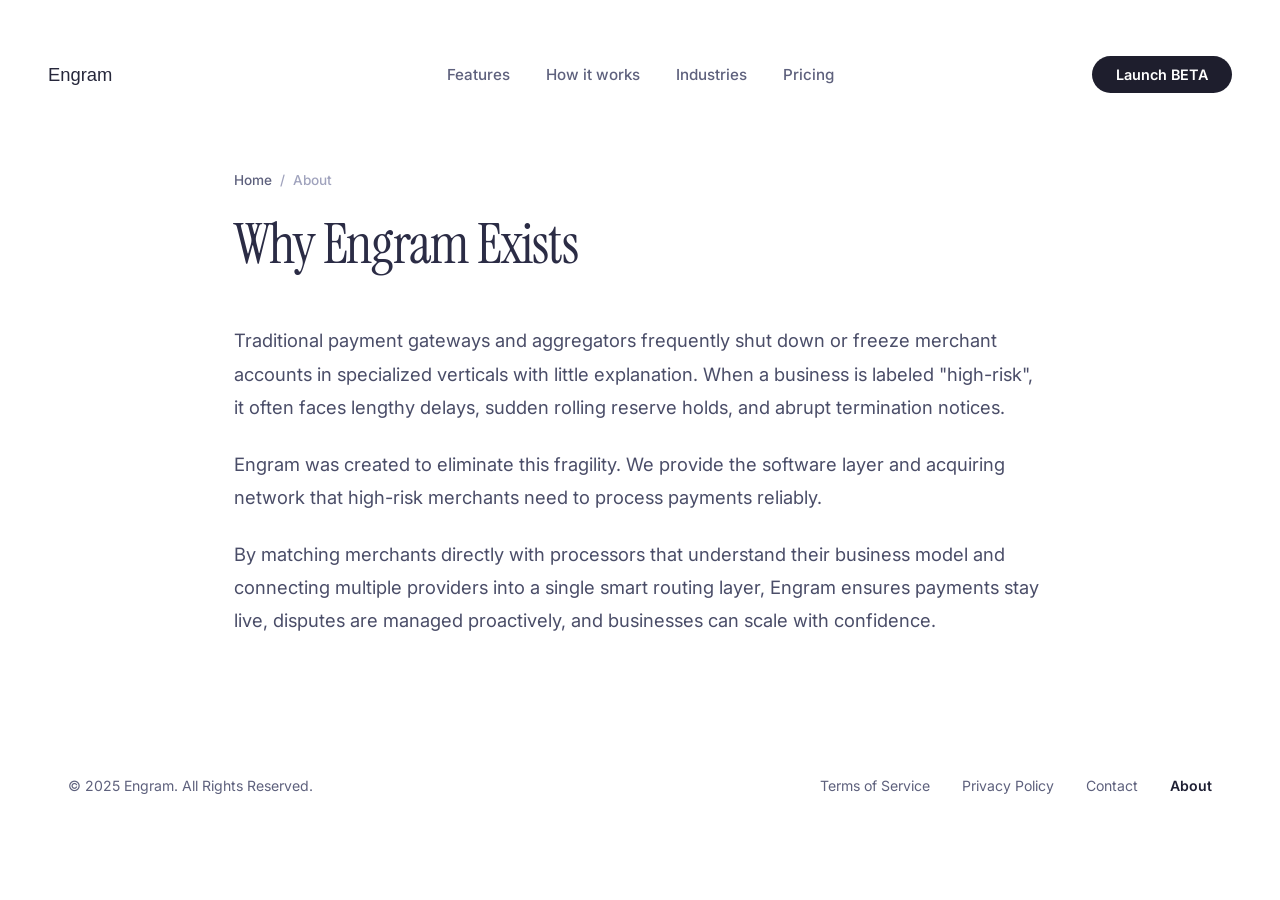
<file: about.html>
<!DOCTYPE html>
<html lang="en">
<head>
    <meta charset="UTF-8">
    <meta name="viewport" content="width=device-width, initial-scale=1.0">
    <title>About Us - Engram</title>
    <link rel="preconnect" href="https://fonts.googleapis.com">
    <link rel="preconnect" href="https://fonts.gstatic.com" crossorigin>
    <link href="https://fonts.googleapis.com/css2?family=Inter:wght@400;500;600;700&display=swap" rel="stylesheet">
    <link href="https://fonts.googleapis.com/css2?family=Instrument+Serif:ital@0;1&display=swap" rel="stylesheet">
    <link href="https://api.fontshare.com/v2/css?f[]=switzer@400,500,600,700&display=swap" rel="stylesheet">
    <link rel="stylesheet" href="styles.css?v=30">
</head>
<body>
    <!-- Header -->
    <header class="header">
        <a href="index.html" class="logo" style="text-decoration: none;">
            Engram
        </a>
        <nav class="nav">
            <a href="index.html#features">Features</a>
            <a href="index.html#how-it-works">How it works</a>
            <a href="index.html#industries">Industries</a>
            <a href="index.html#pricing">Pricing</a>
        </nav>
        <div class="header-action">
            <a href="contact.html" class="btn btn-dark" style="text-decoration: none; display: inline-flex; align-items: center;">Launch BETA</a>
        </div>
    </header>

    <!-- Main Content -->
    <main class="about-page-wrapper">
        <section class="about-hero">
            <div class="about-breadcrumb">
                <a href="index.html">Home</a>
                <span>/</span>
                <span>About</span>
            </div>
            <h1 class="about-title">Why Engram Exists</h1>
        </section>

        <section class="about-body-content">
            <p>Traditional payment gateways and aggregators frequently shut down or freeze merchant accounts in specialized verticals with little explanation. When a business is labeled "high-risk", it often faces lengthy delays, sudden rolling reserve holds, and abrupt termination notices.</p>
            
            <p>Engram was created to eliminate this fragility. We provide the software layer and acquiring network that high-risk merchants need to process payments reliably.</p>
            
            <p>By matching merchants directly with processors that understand their business model and connecting multiple providers into a single smart routing layer, Engram ensures payments stay live, disputes are managed proactively, and businesses can scale with confidence.</p>
        </section>
    </main>

    <!-- Footer -->
    <footer class="cta-footer-section" style="margin-top: 60px;">
        <div class="cta-footer-bottom">
            <p class="cta-copyright">© 2025 Engram. All Rights Reserved.</p>
            <nav class="cta-social-links" aria-label="Footer links">
                <a href="terms.html" class="cta-social-link">Terms of Service</a>
                <a href="privacy.html" class="cta-social-link">Privacy Policy</a>
                <a href="contact.html" class="cta-social-link">Contact</a>
                <a href="about.html" class="cta-social-link" style="color: #1e1f33; font-weight: 600;">About</a>
            </nav>
        </div>
    </footer>
</body>
</html>
</file>
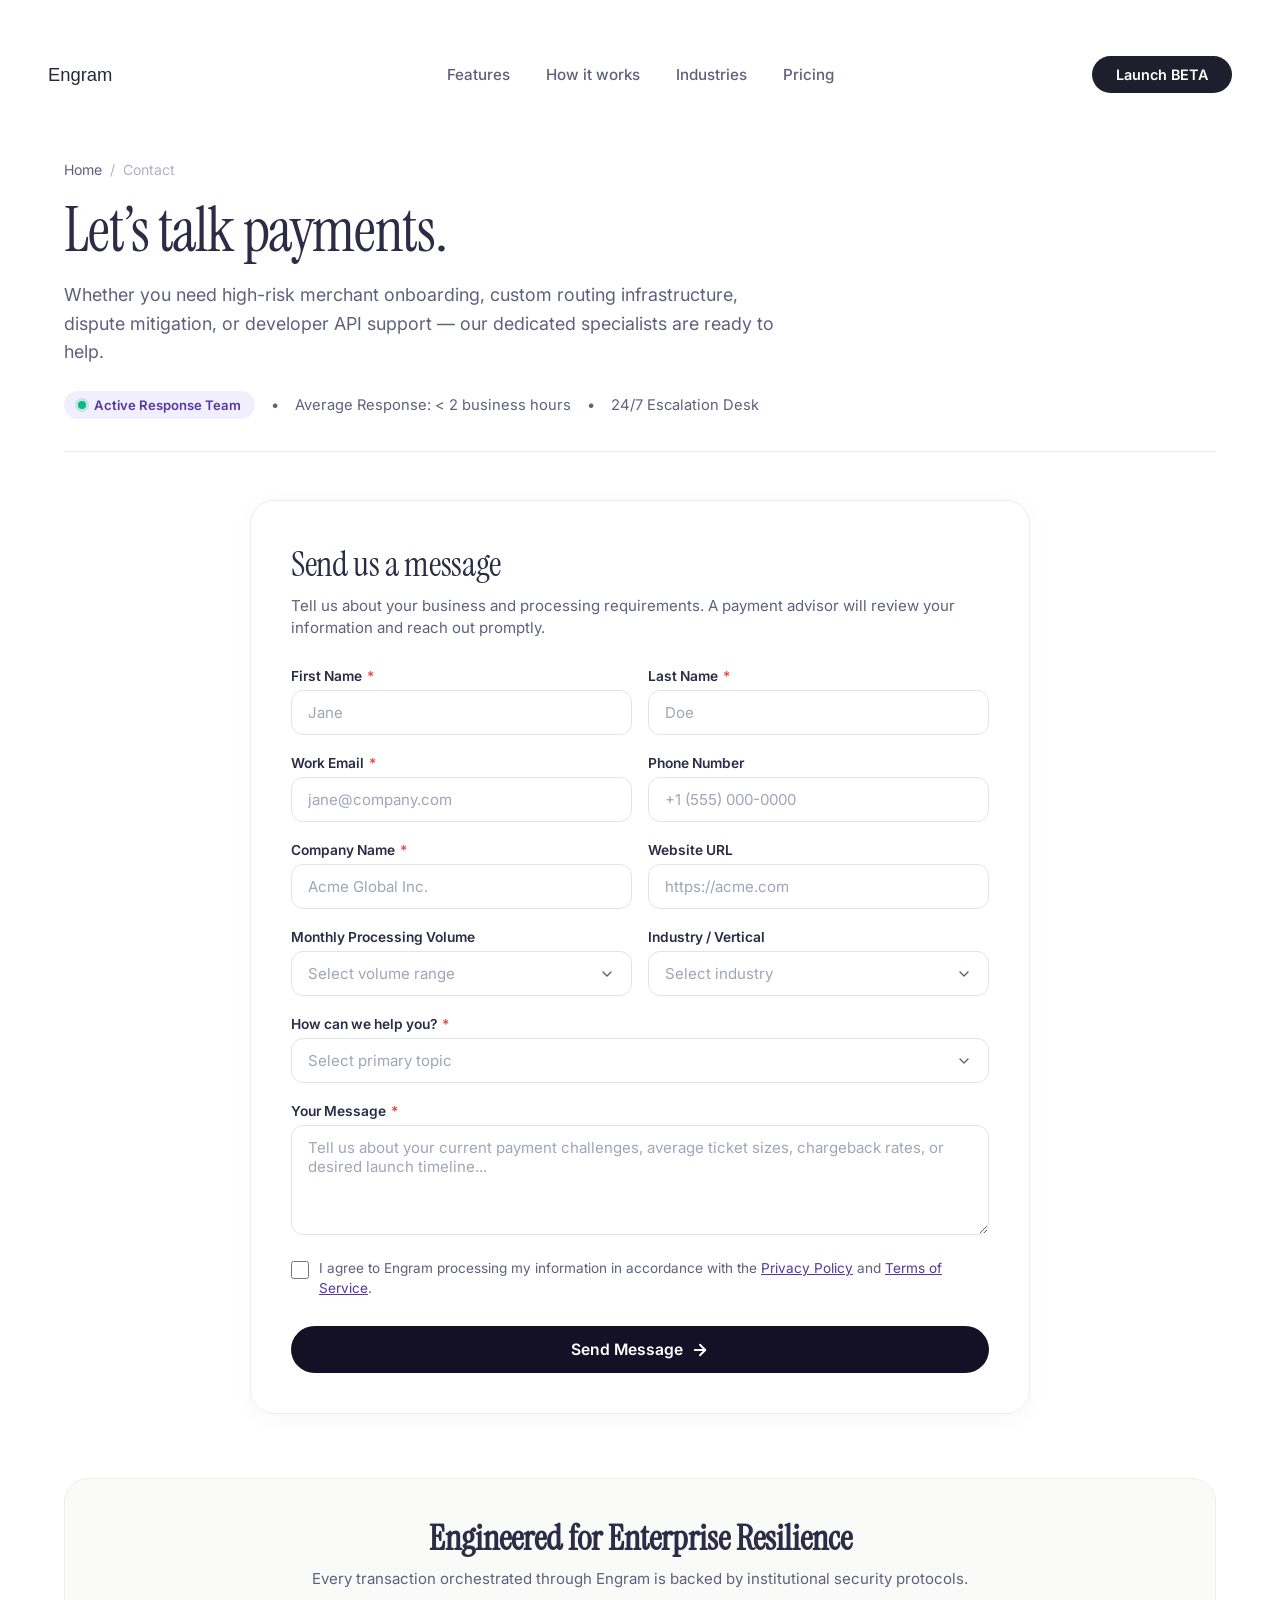
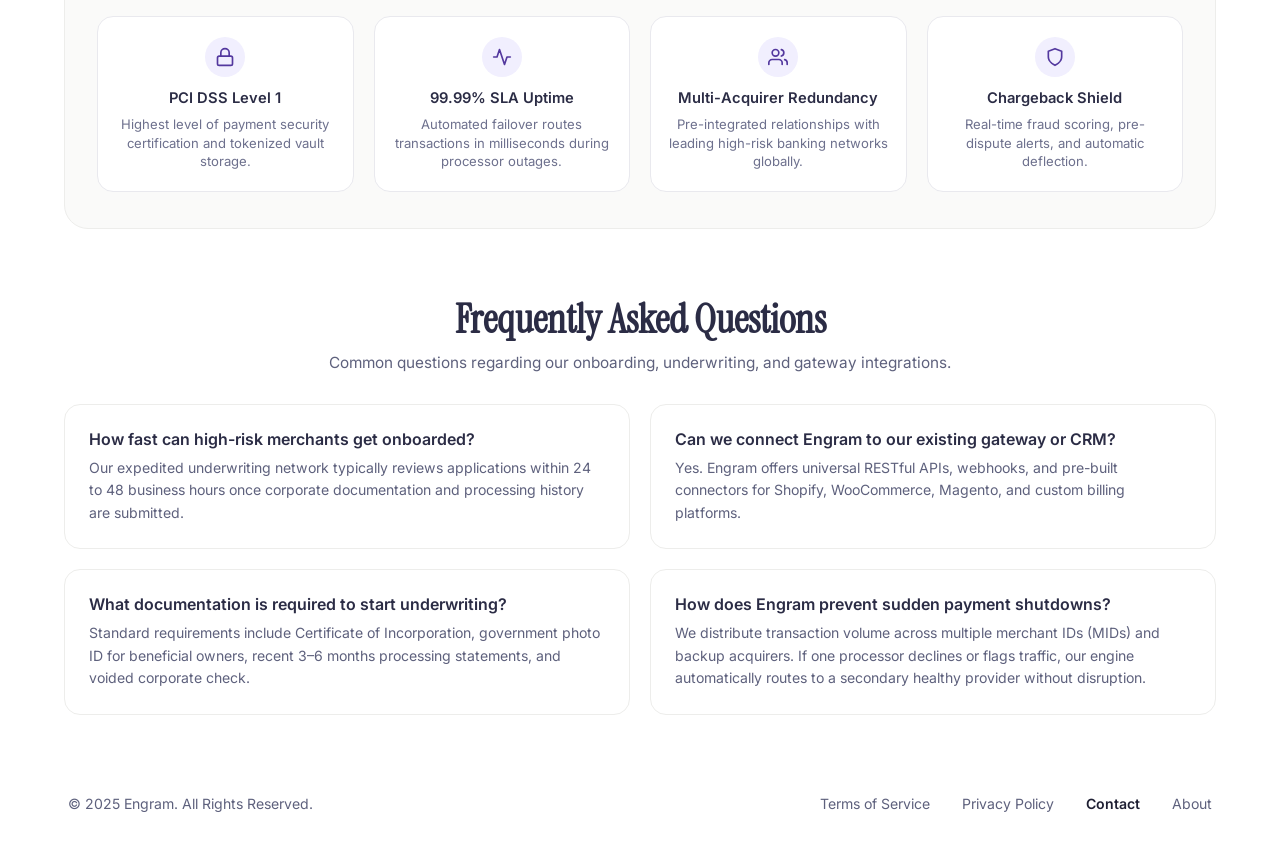
<file: contact.html>
<!DOCTYPE html>
<html lang="en">
<head>
    <meta charset="UTF-8">
    <meta name="viewport" content="width=device-width, initial-scale=1.0">
    <title>Contact Us - Engram</title>
    <link rel="preconnect" href="https://fonts.googleapis.com">
    <link rel="preconnect" href="https://fonts.gstatic.com" crossorigin>
    <link href="https://fonts.googleapis.com/css2?family=Inter:wght@400;500;600;700&display=swap" rel="stylesheet">
    <link href="https://fonts.googleapis.com/css2?family=Instrument+Serif:ital@0;1&display=swap" rel="stylesheet">
    <link href="https://api.fontshare.com/v2/css?f[]=switzer@400,500,600,700&display=swap" rel="stylesheet">
    <link rel="stylesheet" href="styles.css?v=30">
</head>
<body>
    <!-- Header -->
    <header class="header">
        <a href="index.html" class="logo" style="text-decoration: none;">
            Engram
        </a>
        <nav class="nav">
            <a href="index.html#features">Features</a>
            <a href="index.html#how-it-works">How it works</a>
            <a href="index.html#industries">Industries</a>
            <a href="index.html#pricing">Pricing</a>
        </nav>
        <div class="header-action">
            <a href="contact.html" class="btn btn-dark" style="text-decoration: none; display: inline-flex; align-items: center;">Launch BETA</a>
        </div>
    </header>

    <!-- Main Content -->
    <main class="contact-page-wrapper">
        <!-- Hero Section -->
        <div class="contact-hero">
            <div class="contact-breadcrumb">
                <a href="index.html">Home</a>
                <span>/</span>
                <span>Contact</span>
            </div>
            <h1 class="contact-title">Let’s talk payments.</h1>
            <p class="contact-subtitle">
                Whether you need high-risk merchant onboarding, custom routing infrastructure, dispute mitigation, or developer API support — our dedicated specialists are ready to help.
            </p>
            <div class="contact-meta">
                <span class="contact-badge"><span class="badge-dot"></span> Active Response Team</span>
                <span>•</span>
                <span>Average Response: &lt; 2 business hours</span>
                <span>•</span>
                <span>24/7 Escalation Desk</span>
            </div>
        </div>

        <!-- Main Layout: Contact Form Card -->
        <div class="contact-layout">
            <div class="contact-form-card">
                <div class="contact-form-header">
                    <h2 class="contact-form-title">Send us a message</h2>
                    <p class="contact-form-subtitle">Tell us about your business and processing requirements. A payment advisor will review your information and reach out promptly.</p>
                </div>

                <div id="formSuccessBanner" class="form-success-banner">
                    <div class="success-icon">
                        <svg width="24" height="24" viewBox="0 0 24 24" fill="none" stroke="currentColor" stroke-width="2.5" stroke-linecap="round" stroke-linejoin="round">
                            <polyline points="20 6 9 17 4 12"></polyline>
                        </svg>
                    </div>
                    <div class="success-title">Message Received!</div>
                    <p class="success-desc">Thank you for reaching out to Engram. One of our payment specialists will review your submission and contact you within 2 business hours.</p>
                </div>

                <div id="formErrorBanner" class="form-error-banner">
                    <div class="error-title">Submission Error</div>
                    <p class="error-desc">There was an issue sending your message. Please try again or reach out directly to <a href="mailto:hello@useengram.com" style="color: #991b1b; text-decoration: underline; font-weight: 600;">hello@useengram.com</a>.</p>
                </div>

                <form id="contactForm" class="contact-form" action="https://formsubmit.co/hello@useengram.com" method="POST" onsubmit="return handleFormSubmit(event)">
                    <!-- FormSubmit Configuration -->
                    <input type="hidden" name="_subject" id="emailSubject" value="New Contact Inquiry - Engram">
                    <input type="hidden" name="_template" value="table">
                    <input type="hidden" name="_captcha" value="false">
                    <input type="hidden" name="_replyto" id="replyToEmail" value="">
                    <div class="form-row">
                        <div class="form-group">
                            <label for="firstName" class="form-label">First Name <span class="req">*</span></label>
                            <input type="text" id="firstName" name="firstName" class="form-input" placeholder="Jane" required>
                        </div>
                        <div class="form-group">
                            <label for="lastName" class="form-label">Last Name <span class="req">*</span></label>
                            <input type="text" id="lastName" name="lastName" class="form-input" placeholder="Doe" required>
                        </div>
                    </div>

                    <div class="form-row">
                        <div class="form-group">
                            <label for="workEmail" class="form-label">Work Email <span class="req">*</span></label>
                            <input type="email" id="workEmail" name="workEmail" class="form-input" placeholder="jane@company.com" required>
                        </div>
                        <div class="form-group">
                            <label for="phoneNumber" class="form-label">Phone Number</label>
                            <input type="tel" id="phoneNumber" name="phoneNumber" class="form-input" placeholder="+1 (555) 000-0000">
                        </div>
                    </div>

                    <div class="form-row">
                        <div class="form-group">
                            <label for="companyName" class="form-label">Company Name <span class="req">*</span></label>
                            <input type="text" id="companyName" name="companyName" class="form-input" placeholder="Acme Global Inc." required>
                        </div>
                        <div class="form-group">
                            <label for="websiteUrl" class="form-label">Website URL</label>
                            <input type="url" id="websiteUrl" name="websiteUrl" class="form-input" placeholder="https://acme.com">
                        </div>
                    </div>

                    <div class="form-row">
                        <div class="form-group">
                            <label class="form-label">Monthly Processing Volume</label>
                            <div class="custom-select-container" id="container-monthlyVolume">
                                <input type="hidden" id="monthlyVolume" name="monthlyVolume" value="">
                                <div class="custom-select-trigger" tabindex="0" role="combobox" aria-expanded="false" aria-haspopup="listbox">
                                    <span class="custom-select-value is-placeholder">Select volume range</span>
                                    <span class="custom-select-arrow">
                                        <svg width="16" height="16" viewBox="0 0 24 24" fill="none" stroke="currentColor" stroke-width="2" stroke-linecap="round" stroke-linejoin="round">
                                            <polyline points="6 9 12 15 18 9"></polyline>
                                        </svg>
                                    </span>
                                </div>
                                <div class="custom-select-menu" role="listbox">
                                    <div class="custom-select-option" data-value="under-50k" role="option">
                                        <span>&lt; $50,000 / mo</span>
                                        <svg class="option-check" width="16" height="16" viewBox="0 0 24 24" fill="none" stroke="currentColor" stroke-width="2.5" stroke-linecap="round" stroke-linejoin="round">
                                            <polyline points="20 6 9 17 4 12"></polyline>
                                        </svg>
                                    </div>
                                    <div class="custom-select-option" data-value="50k-250k" role="option">
                                        <span>$50,000 – $250,000 / mo</span>
                                        <svg class="option-check" width="16" height="16" viewBox="0 0 24 24" fill="none" stroke="currentColor" stroke-width="2.5" stroke-linecap="round" stroke-linejoin="round">
                                            <polyline points="20 6 9 17 4 12"></polyline>
                                        </svg>
                                    </div>
                                    <div class="custom-select-option" data-value="250k-1m" role="option">
                                        <span>$250,000 – $1,000,000 / mo</span>
                                        <svg class="option-check" width="16" height="16" viewBox="0 0 24 24" fill="none" stroke="currentColor" stroke-width="2.5" stroke-linecap="round" stroke-linejoin="round">
                                            <polyline points="20 6 9 17 4 12"></polyline>
                                        </svg>
                                    </div>
                                    <div class="custom-select-option" data-value="1m-plus" role="option">
                                        <span>$1,000,000+ / mo</span>
                                        <svg class="option-check" width="16" height="16" viewBox="0 0 24 24" fill="none" stroke="currentColor" stroke-width="2.5" stroke-linecap="round" stroke-linejoin="round">
                                            <polyline points="20 6 9 17 4 12"></polyline>
                                        </svg>
                                    </div>
                                    <div class="custom-select-option" data-value="pre-launch" role="option">
                                        <span>Pre-launch / New Venture</span>
                                        <svg class="option-check" width="16" height="16" viewBox="0 0 24 24" fill="none" stroke="currentColor" stroke-width="2.5" stroke-linecap="round" stroke-linejoin="round">
                                            <polyline points="20 6 9 17 4 12"></polyline>
                                        </svg>
                                    </div>
                                </div>
                            </div>
                        </div>
                        <div class="form-group">
                            <label class="form-label">Industry / Vertical</label>
                            <div class="custom-select-container" id="container-industryVertical">
                                <input type="hidden" id="industryVertical" name="industryVertical" value="">
                                <div class="custom-select-trigger" tabindex="0" role="combobox" aria-expanded="false" aria-haspopup="listbox">
                                    <span class="custom-select-value is-placeholder">Select industry</span>
                                    <span class="custom-select-arrow">
                                        <svg width="16" height="16" viewBox="0 0 24 24" fill="none" stroke="currentColor" stroke-width="2" stroke-linecap="round" stroke-linejoin="round">
                                            <polyline points="6 9 12 15 18 9"></polyline>
                                        </svg>
                                    </span>
                                </div>
                                <div class="custom-select-menu" role="listbox">
                                    <div class="custom-select-option" data-value="ecommerce" role="option">
                                        <span>High-Volume E-Commerce</span>
                                        <svg class="option-check" width="16" height="16" viewBox="0 0 24 24" fill="none" stroke="currentColor" stroke-width="2.5" stroke-linecap="round" stroke-linejoin="round">
                                            <polyline points="20 6 9 17 4 12"></polyline>
                                        </svg>
                                    </div>
                                    <div class="custom-select-option" data-value="saas" role="option">
                                        <span>SaaS &amp; Digital Goods</span>
                                        <svg class="option-check" width="16" height="16" viewBox="0 0 24 24" fill="none" stroke="currentColor" stroke-width="2.5" stroke-linecap="round" stroke-linejoin="round">
                                            <polyline points="20 6 9 17 4 12"></polyline>
                                        </svg>
                                    </div>
                                    <div class="custom-select-option" data-value="gaming" role="option">
                                        <span>Gaming &amp; Esports</span>
                                        <svg class="option-check" width="16" height="16" viewBox="0 0 24 24" fill="none" stroke="currentColor" stroke-width="2.5" stroke-linecap="round" stroke-linejoin="round">
                                            <polyline points="20 6 9 17 4 12"></polyline>
                                        </svg>
                                    </div>
                                    <div class="custom-select-option" data-value="nutra" role="option">
                                        <span>Nutraceuticals &amp; Health</span>
                                        <svg class="option-check" width="16" height="16" viewBox="0 0 24 24" fill="none" stroke="currentColor" stroke-width="2.5" stroke-linecap="round" stroke-linejoin="round">
                                            <polyline points="20 6 9 17 4 12"></polyline>
                                        </svg>
                                    </div>
                                    <div class="custom-select-option" data-value="fintech" role="option">
                                        <span>FinTech &amp; Financial Services</span>
                                        <svg class="option-check" width="16" height="16" viewBox="0 0 24 24" fill="none" stroke="currentColor" stroke-width="2.5" stroke-linecap="round" stroke-linejoin="round">
                                            <polyline points="20 6 9 17 4 12"></polyline>
                                        </svg>
                                    </div>
                                    <div class="custom-select-option" data-value="subscriptions" role="option">
                                        <span>Subscription &amp; Recurring Billing</span>
                                        <svg class="option-check" width="16" height="16" viewBox="0 0 24 24" fill="none" stroke="currentColor" stroke-width="2.5" stroke-linecap="round" stroke-linejoin="round">
                                            <polyline points="20 6 9 17 4 12"></polyline>
                                        </svg>
                                    </div>
                                    <div class="custom-select-option" data-value="other" role="option">
                                        <span>Other High-Risk Category</span>
                                        <svg class="option-check" width="16" height="16" viewBox="0 0 24 24" fill="none" stroke="currentColor" stroke-width="2.5" stroke-linecap="round" stroke-linejoin="round">
                                            <polyline points="20 6 9 17 4 12"></polyline>
                                        </svg>
                                    </div>
                                </div>
                            </div>
                        </div>
                    </div>

                    <div class="form-group full-width">
                        <label class="form-label">How can we help you? <span class="req">*</span></label>
                        <div class="custom-select-container" id="container-inquiryType">
                            <input type="hidden" id="inquiryType" name="inquiryType" value="" required>
                            <div class="custom-select-trigger" tabindex="0" role="combobox" aria-expanded="false" aria-haspopup="listbox">
                                <span class="custom-select-value is-placeholder">Select primary topic</span>
                                <span class="custom-select-arrow">
                                    <svg width="16" height="16" viewBox="0 0 24 24" fill="none" stroke="currentColor" stroke-width="2" stroke-linecap="round" stroke-linejoin="round">
                                        <polyline points="6 9 12 15 18 9"></polyline>
                                    </svg>
                                </span>
                            </div>
                            <div class="custom-select-menu" role="listbox">
                                <div class="custom-select-option" data-value="merchant-application" role="option">
                                    <span>Apply for High-Risk Merchant Account</span>
                                    <svg class="option-check" width="16" height="16" viewBox="0 0 24 24" fill="none" stroke="currentColor" stroke-width="2.5" stroke-linecap="round" stroke-linejoin="round">
                                        <polyline points="20 6 9 17 4 12"></polyline>
                                    </svg>
                                </div>
                                <div class="custom-select-option" data-value="gateway-redundancy" role="option">
                                    <span>Multi-Acquirer Gateway &amp; Smart Routing</span>
                                    <svg class="option-check" width="16" height="16" viewBox="0 0 24 24" fill="none" stroke="currentColor" stroke-width="2.5" stroke-linecap="round" stroke-linejoin="round">
                                        <polyline points="20 6 9 17 4 12"></polyline>
                                    </svg>
                                </div>
                                <div class="custom-select-option" data-value="chargeback-mitigation" role="option">
                                    <span>Chargeback &amp; Fraud Mitigation Engine</span>
                                    <svg class="option-check" width="16" height="16" viewBox="0 0 24 24" fill="none" stroke="currentColor" stroke-width="2.5" stroke-linecap="round" stroke-linejoin="round">
                                        <polyline points="20 6 9 17 4 12"></polyline>
                                    </svg>
                                </div>
                                <div class="custom-select-option" data-value="api-integration" role="option">
                                    <span>API &amp; Developer Technical Integration</span>
                                    <svg class="option-check" width="16" height="16" viewBox="0 0 24 24" fill="none" stroke="currentColor" stroke-width="2.5" stroke-linecap="round" stroke-linejoin="round">
                                        <polyline points="20 6 9 17 4 12"></polyline>
                                    </svg>
                                </div>
                                <div class="custom-select-option" data-value="compliance-underwriting" role="option">
                                    <span>Compliance &amp; Regulatory Inquiries</span>
                                    <svg class="option-check" width="16" height="16" viewBox="0 0 24 24" fill="none" stroke="currentColor" stroke-width="2.5" stroke-linecap="round" stroke-linejoin="round">
                                        <polyline points="20 6 9 17 4 12"></polyline>
                                    </svg>
                                </div>
                                <div class="custom-select-option" data-value="partnerships" role="option">
                                    <span>Partnerships &amp; Platform Referrals</span>
                                    <svg class="option-check" width="16" height="16" viewBox="0 0 24 24" fill="none" stroke="currentColor" stroke-width="2.5" stroke-linecap="round" stroke-linejoin="round">
                                        <polyline points="20 6 9 17 4 12"></polyline>
                                    </svg>
                                </div>
                                <div class="custom-select-option" data-value="general" role="option">
                                    <span>General Question</span>
                                    <svg class="option-check" width="16" height="16" viewBox="0 0 24 24" fill="none" stroke="currentColor" stroke-width="2.5" stroke-linecap="round" stroke-linejoin="round">
                                        <polyline points="20 6 9 17 4 12"></polyline>
                                    </svg>
                                </div>
                            </div>
                        </div>
                    </div>

                    <div class="form-group full-width">
                        <label for="message" class="form-label">Your Message <span class="req">*</span></label>
                        <textarea id="message" name="message" class="form-textarea" placeholder="Tell us about your current payment challenges, average ticket sizes, chargeback rates, or desired launch timeline..." required></textarea>
                    </div>

                    <div class="form-checkbox-group">
                        <input type="checkbox" id="privacyConsent" name="privacyConsent" class="form-checkbox" required>
                        <label for="privacyConsent" class="form-checkbox-label">
                            I agree to Engram processing my information in accordance with the <a href="privacy.html" target="_blank">Privacy Policy</a> and <a href="terms.html" target="_blank">Terms of Service</a>.
                        </label>
                    </div>

                    <button type="submit" id="submitBtn" class="form-submit-btn">
                        <span>Send Message</span>
                        <svg width="18" height="18" viewBox="0 0 24 24" fill="none" stroke="currentColor" stroke-width="2.5" stroke-linecap="round" stroke-linejoin="round">
                            <line x1="5" y1="12" x2="19" y2="12"></line>
                            <polyline points="12 5 19 12 12 19"></polyline>
                        </svg>
                    </button>
                </form>
            </div>
        </div>

        <!-- Trust & Security Highlights -->
        <section class="contact-trust-section">
            <h2 class="trust-section-title">Engineered for Enterprise Resilience</h2>
            <p class="trust-section-subtitle">Every transaction orchestrated through Engram is backed by institutional security protocols.</p>
            <div class="trust-badges-grid">
                <div class="trust-badge-card">
                    <div class="trust-badge-icon">
                        <svg width="20" height="20" viewBox="0 0 24 24" fill="none" stroke="currentColor" stroke-width="2" stroke-linecap="round" stroke-linejoin="round">
                            <rect x="3" y="11" width="18" height="11" rx="2" ry="2"></rect>
                            <path d="M7 11V7a5 5 0 0 1 10 0v4"></path>
                        </svg>
                    </div>
                    <div class="trust-badge-title">PCI DSS Level 1</div>
                    <p class="trust-badge-desc">Highest level of payment security certification and tokenized vault storage.</p>
                </div>
                <div class="trust-badge-card">
                    <div class="trust-badge-icon">
                        <svg width="20" height="20" viewBox="0 0 24 24" fill="none" stroke="currentColor" stroke-width="2" stroke-linecap="round" stroke-linejoin="round">
                            <polyline points="22 12 18 12 15 21 9 3 6 12 2 12"></polyline>
                        </svg>
                    </div>
                    <div class="trust-badge-title">99.99% SLA Uptime</div>
                    <p class="trust-badge-desc">Automated failover routes transactions in milliseconds during processor outages.</p>
                </div>
                <div class="trust-badge-card">
                    <div class="trust-badge-icon">
                        <svg width="20" height="20" viewBox="0 0 24 24" fill="none" stroke="currentColor" stroke-width="2" stroke-linecap="round" stroke-linejoin="round">
                            <path d="M17 21v-2a4 4 0 0 0-4-4H5a4 4 0 0 0-4 4v2"></path>
                            <circle cx="9" cy="7" r="4"></circle>
                            <path d="M23 21v-2a4 4 0 0 0-3-3.87"></path>
                            <path d="M16 3.13a4 4 0 0 1 0 7.75"></path>
                        </svg>
                    </div>
                    <div class="trust-badge-title">Multi-Acquirer Redundancy</div>
                    <p class="trust-badge-desc">Pre-integrated relationships with leading high-risk banking networks globally.</p>
                </div>
                <div class="trust-badge-card">
                    <div class="trust-badge-icon">
                        <svg width="20" height="20" viewBox="0 0 24 24" fill="none" stroke="currentColor" stroke-width="2" stroke-linecap="round" stroke-linejoin="round">
                            <path d="M12 22s8-4 8-10V5l-8-3-8 3v7c0 6 8 10 8 10z"></path>
                        </svg>
                    </div>
                    <div class="trust-badge-title">Chargeback Shield</div>
                    <p class="trust-badge-desc">Real-time fraud scoring, pre-dispute alerts, and automatic deflection.</p>
                </div>
            </div>
        </section>

        <!-- Quick FAQ Section -->
        <section class="contact-faq-section">
            <div class="contact-faq-header">
                <h2 class="contact-faq-title">Frequently Asked Questions</h2>
                <p class="contact-faq-subtitle">Common questions regarding our onboarding, underwriting, and gateway integrations.</p>
            </div>
            <div class="contact-faq-grid">
                <div class="contact-faq-item">
                    <div class="contact-faq-q">How fast can high-risk merchants get onboarded?</div>
                    <p class="contact-faq-a">Our expedited underwriting network typically reviews applications within 24 to 48 business hours once corporate documentation and processing history are submitted.</p>
                </div>
                <div class="contact-faq-item">
                    <div class="contact-faq-q">Can we connect Engram to our existing gateway or CRM?</div>
                    <p class="contact-faq-a">Yes. Engram offers universal RESTful APIs, webhooks, and pre-built connectors for Shopify, WooCommerce, Magento, and custom billing platforms.</p>
                </div>
                <div class="contact-faq-item">
                    <div class="contact-faq-q">What documentation is required to start underwriting?</div>
                    <p class="contact-faq-a">Standard requirements include Certificate of Incorporation, government photo ID for beneficial owners, recent 3–6 months processing statements, and voided corporate check.</p>
                </div>
                <div class="contact-faq-item">
                    <div class="contact-faq-q">How does Engram prevent sudden payment shutdowns?</div>
                    <p class="contact-faq-a">We distribute transaction volume across multiple merchant IDs (MIDs) and backup acquirers. If one processor declines or flags traffic, our engine automatically routes to a secondary healthy provider without disruption.</p>
                </div>
            </div>
        </section>
    </main>

    <!-- Footer -->
    <footer class="cta-footer-section" style="margin-top: 60px;">
        <div class="cta-footer-bottom">
            <p class="cta-copyright">© 2025 Engram. All Rights Reserved.</p>
            <nav class="cta-social-links" aria-label="Footer links">
                <a href="terms.html" class="cta-social-link">Terms of Service</a>
                <a href="privacy.html" class="cta-social-link">Privacy Policy</a>
                <a href="contact.html" class="cta-social-link" style="color: #1e1f33; font-weight: 600;">Contact</a>
                <a href="about.html" class="cta-social-link">About</a>
            </nav>
        </div>
    </footer>

    <!-- Custom Select & Form Handler Script -->
    <script>
        document.addEventListener('DOMContentLoaded', () => {
            initCustomSelects();
        });

        function initCustomSelects() {
            const containers = document.querySelectorAll('.custom-select-container');

            containers.forEach(container => {
                const trigger = container.querySelector('.custom-select-trigger');
                const valueSpan = container.querySelector('.custom-select-value');
                const hiddenInput = container.querySelector('input[type="hidden"]');
                const menu = container.querySelector('.custom-select-menu');
                const options = container.querySelectorAll('.custom-select-option');

                function openMenu() {
                    // Close other menus first
                    containers.forEach(c => {
                        if (c !== container) {
                            c.classList.remove('is-open');
                            const otherTrig = c.querySelector('.custom-select-trigger');
                            if (otherTrig) otherTrig.setAttribute('aria-expanded', 'false');
                        }
                    });

                    container.classList.add('is-open');
                    trigger.setAttribute('aria-expanded', 'true');
                    trigger.style.borderColor = '';
                }

                function closeMenu() {
                    container.classList.remove('is-open');
                    trigger.setAttribute('aria-expanded', 'false');
                }

                function selectOption(opt) {
                    const text = opt.querySelector('span').textContent.trim();

                    hiddenInput.value = text;
                    valueSpan.textContent = text;
                    valueSpan.classList.remove('is-placeholder');

                    options.forEach(o => o.classList.remove('is-selected'));
                    opt.classList.add('is-selected');

                    closeMenu();
                    trigger.focus();
                }

                trigger.addEventListener('click', (e) => {
                    e.stopPropagation();
                    if (container.classList.contains('is-open')) {
                        closeMenu();
                    } else {
                        openMenu();
                    }
                });

                options.forEach(opt => {
                    opt.addEventListener('click', (e) => {
                        e.stopPropagation();
                        selectOption(opt);
                    });
                });

                // Keyboard navigation
                trigger.addEventListener('keydown', (e) => {
                    if (e.key === 'Enter' || e.key === ' ' || e.key === 'ArrowDown') {
                        e.preventDefault();
                        if (!container.classList.contains('is-open')) {
                            openMenu();
                        } else if (e.key === 'ArrowDown') {
                            const selected = container.querySelector('.custom-select-option.is-selected') || options[0];
                            const next = selected.nextElementSibling || options[0];
                            if (next && next.classList.contains('custom-select-option')) {
                                selectOption(next);
                            }
                        }
                    } else if (e.key === 'ArrowUp' && container.classList.contains('is-open')) {
                        e.preventDefault();
                        const selected = container.querySelector('.custom-select-option.is-selected') || options[0];
                        const prev = selected.previousElementSibling || options[options.length - 1];
                        if (prev && prev.classList.contains('custom-select-option')) {
                            selectOption(prev);
                        }
                    } else if (e.key === 'Escape' || e.key === 'Tab') {
                        closeMenu();
                    }
                });
            });

            // Close on click outside
            document.addEventListener('click', (e) => {
                if (!e.target.closest('.custom-select-container')) {
                    containers.forEach(c => {
                        c.classList.remove('is-open');
                        const trig = c.querySelector('.custom-select-trigger');
                        if (trig) trig.setAttribute('aria-expanded', 'false');
                    });
                }
            });
        }

        async function handleFormSubmit(e) {
            e.preventDefault();
            const form = document.getElementById('contactForm');
            const submitBtn = document.getElementById('submitBtn');
            const banner = document.getElementById('formSuccessBanner');
            const errorBanner = document.getElementById('formErrorBanner');

            if (errorBanner) errorBanner.classList.remove('show');

            // Validate required topic selection
            const inquiryInput = document.getElementById('inquiryType');
            if (!inquiryInput || !inquiryInput.value) {
                const inqContainer = document.getElementById('container-inquiryType');
                const inqTrigger = inqContainer ? inqContainer.querySelector('.custom-select-trigger') : null;
                if (inqTrigger) {
                    inqTrigger.style.borderColor = '#ef4444';
                    inqTrigger.scrollIntoView({ behavior: 'smooth', block: 'center' });
                    inqTrigger.focus();
                }
                return false;
            }

            // Sync reply-to email and dynamic subject
            const workEmailVal = document.getElementById('workEmail')?.value || '';
            const firstNameVal = document.getElementById('firstName')?.value || '';
            const lastNameVal = document.getElementById('lastName')?.value || '';
            const companyNameVal = document.getElementById('companyName')?.value || '';

            const replyToInput = document.getElementById('replyToEmail');
            if (replyToInput) replyToInput.value = workEmailVal;

            const subjectInput = document.getElementById('emailSubject');
            if (subjectInput && (firstNameVal || companyNameVal)) {
                subjectInput.value = `New Inquiry: ${firstNameVal} ${lastNameVal} ${companyNameVal ? '(' + companyNameVal + ')' : ''}`.trim();
            }

            const originalBtnContent = submitBtn.innerHTML;

            // Button loading feedback
            submitBtn.disabled = true;
            submitBtn.innerHTML = `
                <svg width="18" height="18" viewBox="0 0 24 24" fill="none" stroke="currentColor" stroke-width="2.5" stroke-linecap="round" stroke-linejoin="round" style="animation: spin 1s linear infinite;">
                    <line x1="12" y1="2" x2="12" y2="6"></line>
                    <line x1="12" y1="18" x2="12" y2="22"></line>
                    <line x1="4.93" y1="4.93" x2="7.76" y2="7.76"></line>
                    <line x1="16.24" y1="16.24" x2="19.07" y2="19.07"></line>
                    <line x1="2" y1="12" x2="6" y2="12"></line>
                    <line x1="18" y1="12" x2="22" y2="12"></line>
                    <line x1="4.93" y1="19.07" x2="7.76" y2="16.24"></line>
                    <line x1="16.24" y1="7.76" x2="19.07" y2="4.93"></line>
                </svg>
                <span>Sending...</span>
            `;

            try {
                const formData = new FormData(form);
                const data = Object.fromEntries(formData.entries());

                const response = await fetch('https://formsubmit.co/ajax/hello@useengram.com', {
                    method: 'POST',
                    headers: {
                        'Content-Type': 'application/json',
                        'Accept': 'application/json'
                    },
                    body: JSON.stringify(data)
                });

                if (response.ok) {
                    form.style.display = 'none';
                    banner.classList.add('show');
                    banner.scrollIntoView({ behavior: 'smooth', block: 'center' });
                } else {
                    throw new Error('Form submission failed');
                }
            } catch (err) {
                console.error('Submission error:', err);
                if (errorBanner) {
                    errorBanner.classList.add('show');
                    errorBanner.scrollIntoView({ behavior: 'smooth', block: 'center' });
                }
                submitBtn.disabled = false;
                submitBtn.innerHTML = originalBtnContent;
            }

            return false;
        }
    </script>
</body>
</html>
</file>
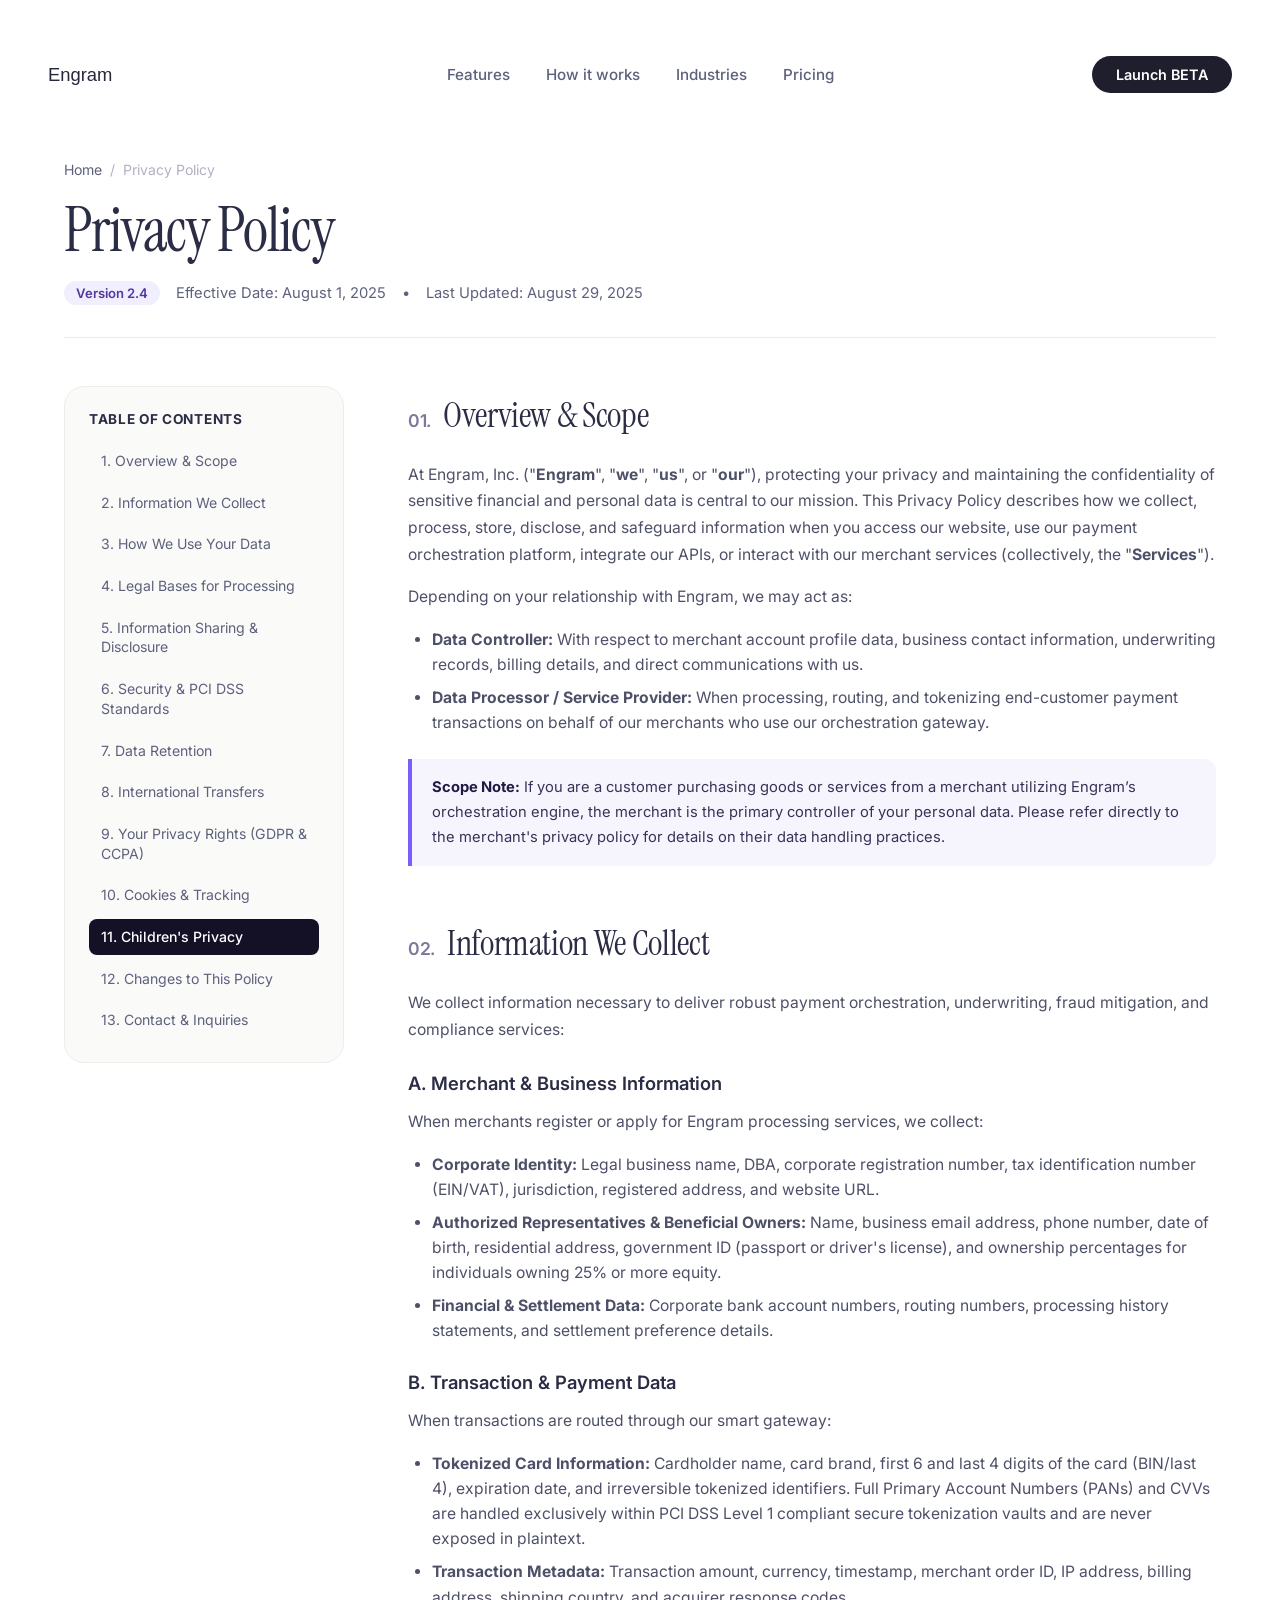
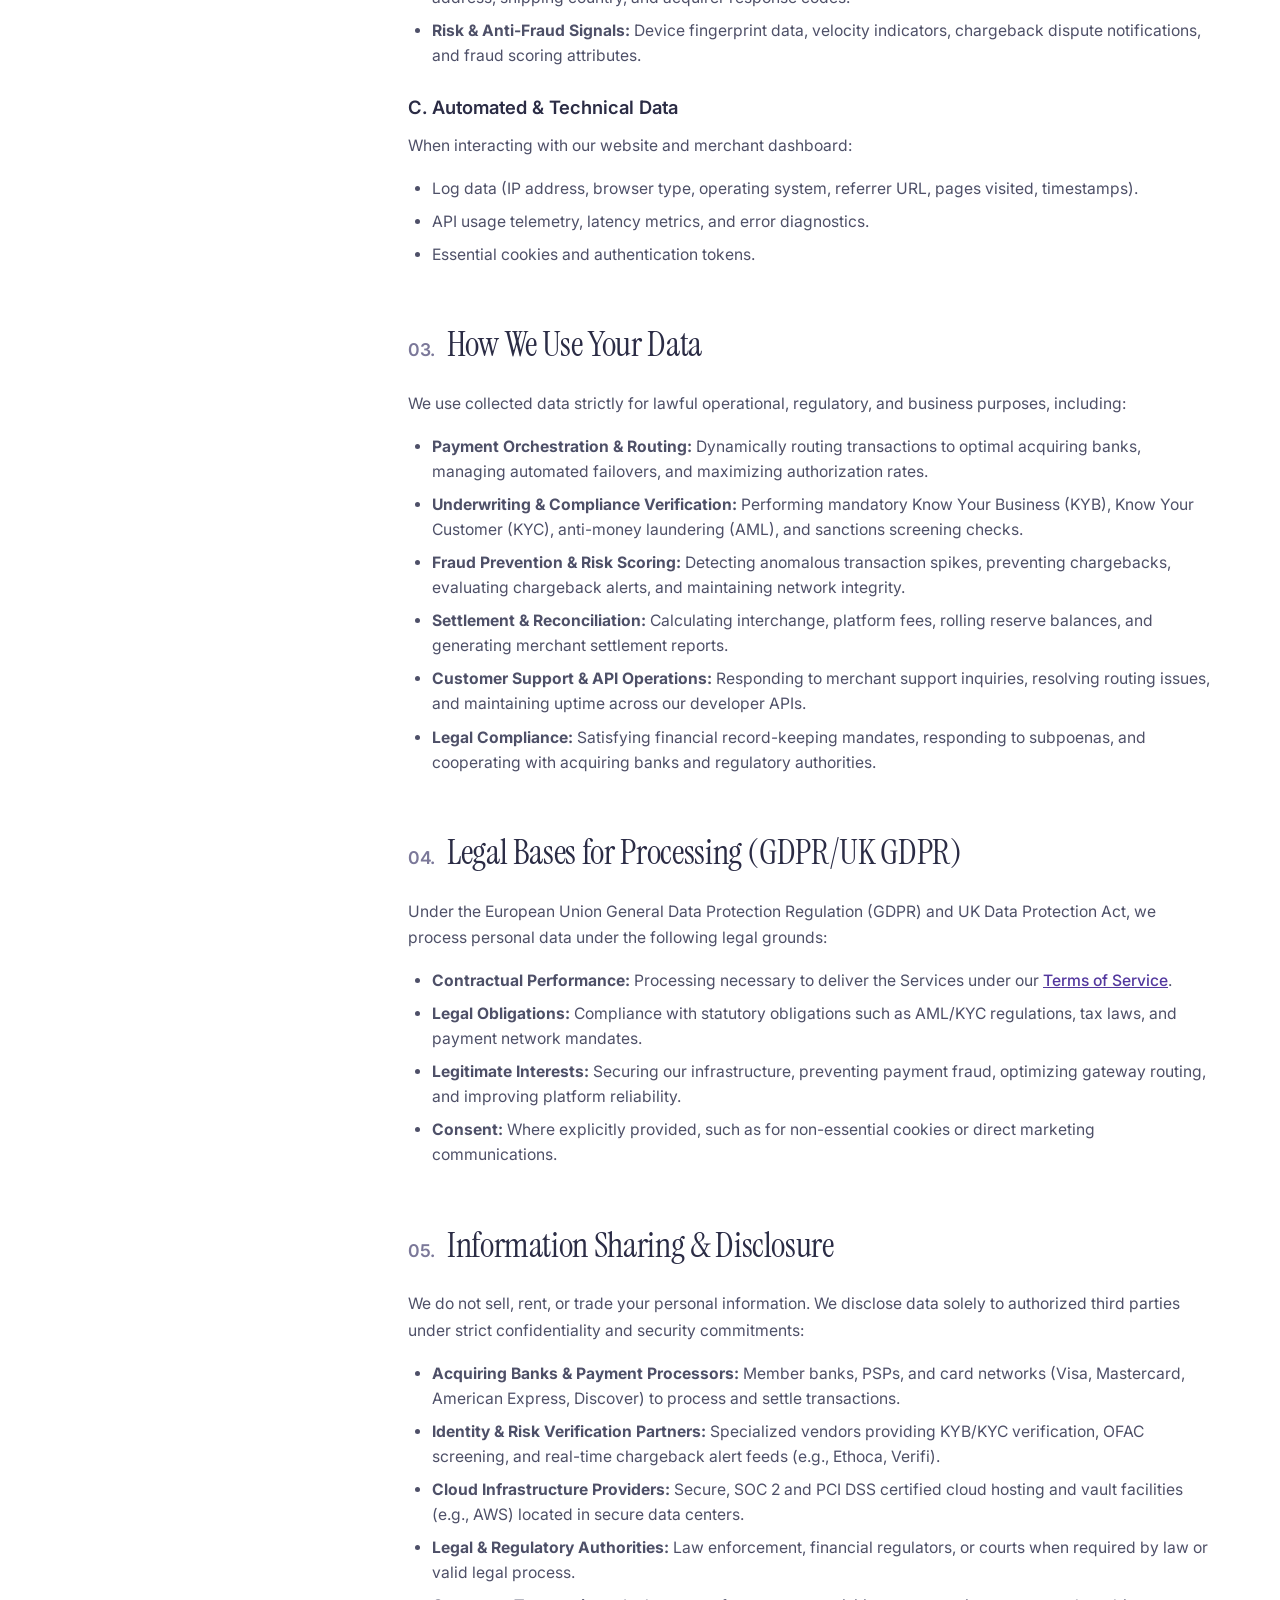
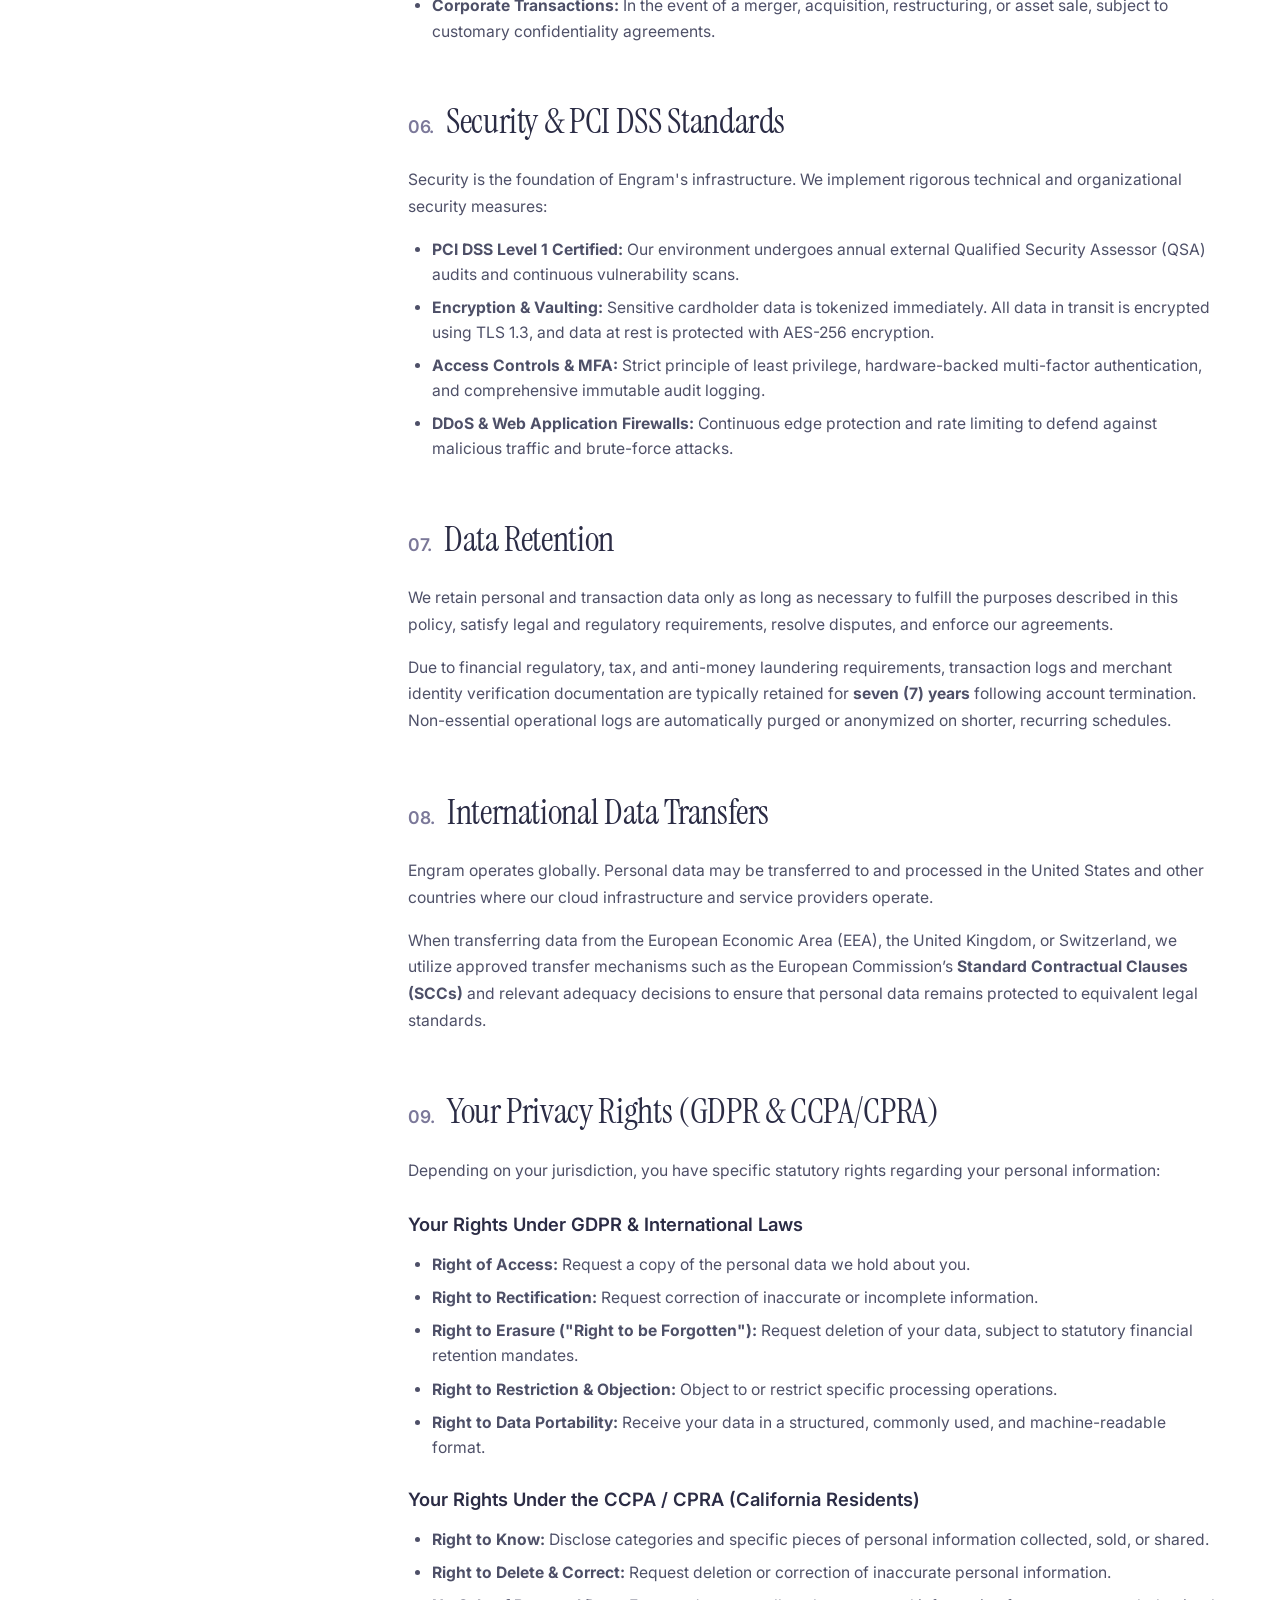
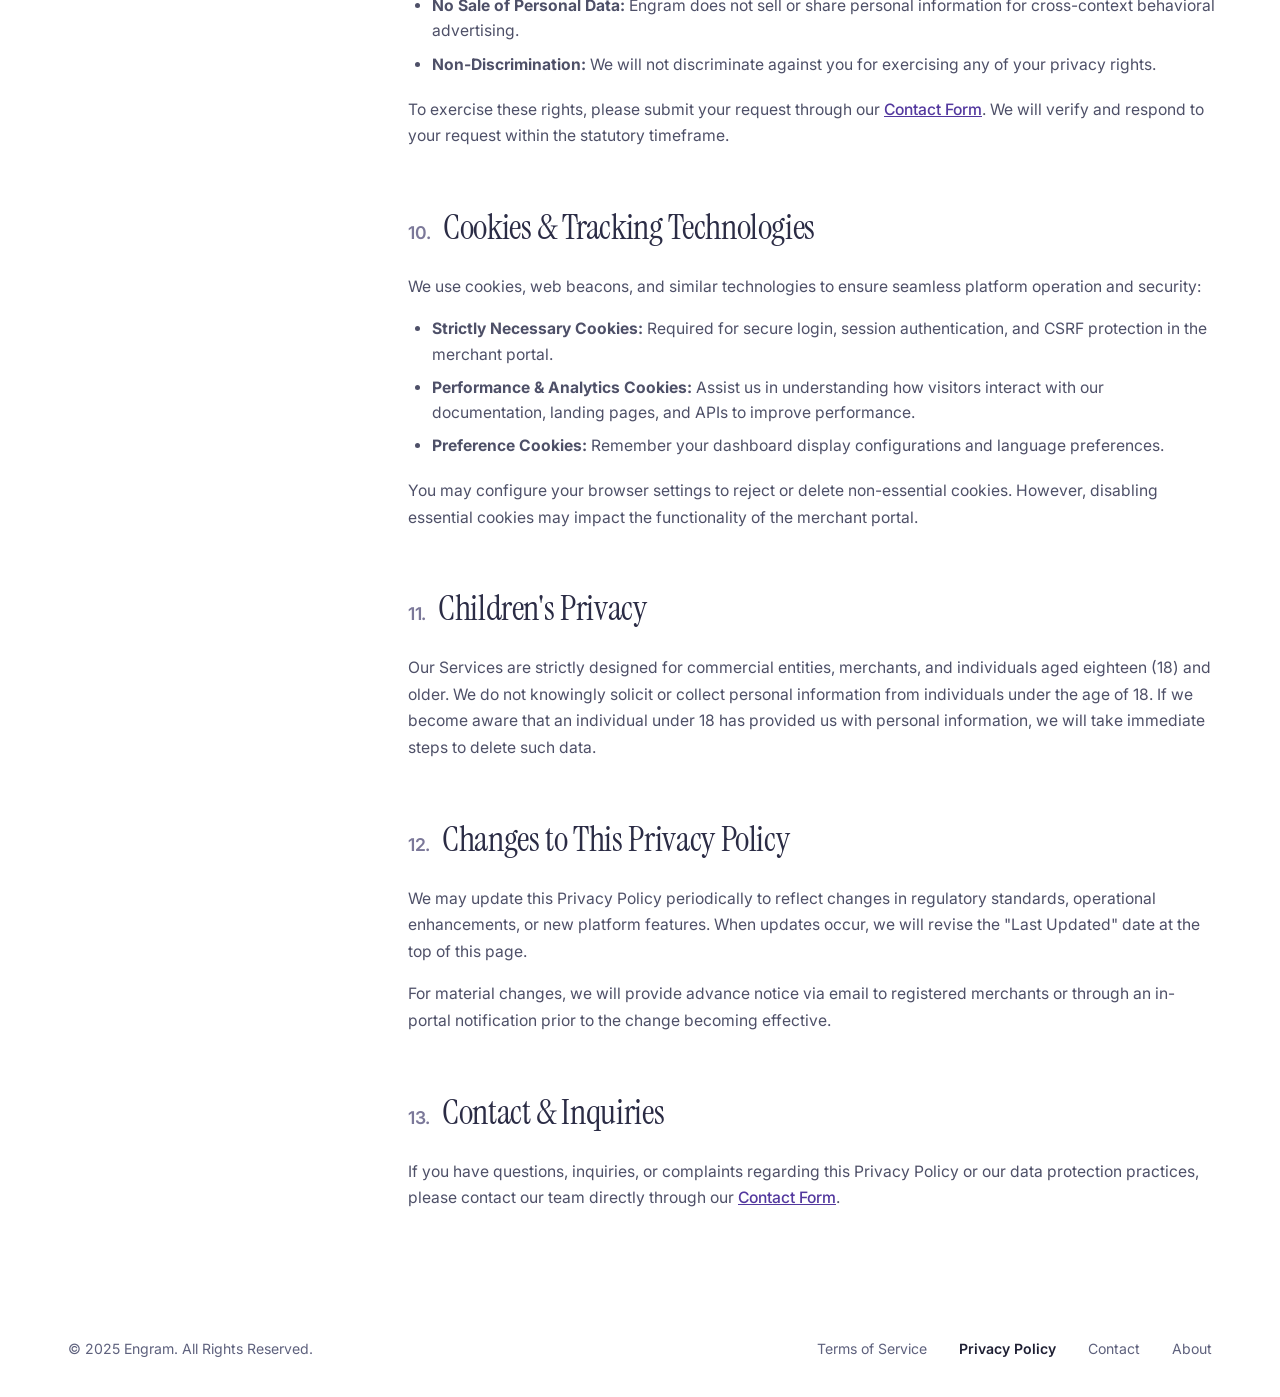
<file: privacy.html>
<!DOCTYPE html>
<html lang="en">
<head>
    <meta charset="UTF-8">
    <meta name="viewport" content="width=device-width, initial-scale=1.0">
    <title>Privacy Policy - Engram</title>
    <link rel="preconnect" href="https://fonts.googleapis.com">
    <link rel="preconnect" href="https://fonts.gstatic.com" crossorigin>
    <link href="https://fonts.googleapis.com/css2?family=Inter:wght@400;500;600;700&display=swap" rel="stylesheet">
    <link href="https://fonts.googleapis.com/css2?family=Instrument+Serif:ital@0;1&display=swap" rel="stylesheet">
    <link href="https://api.fontshare.com/v2/css?f[]=switzer@400,500,600,700&display=swap" rel="stylesheet">
    <link rel="stylesheet" href="styles.css?v=30">
</head>
<body>
    <header class="header">
        <a href="index.html" class="logo" style="text-decoration: none;">
            Engram
        </a>
        <nav class="nav">
            <a href="index.html#features">Features</a>
            <a href="index.html#how-it-works">How it works</a>
            <a href="index.html#industries">Industries</a>
            <a href="index.html#pricing">Pricing</a>
        </nav>
        <div class="header-action">
            <a href="contact.html" class="btn btn-dark" style="text-decoration: none; display: inline-flex; align-items: center;">Launch BETA</a>
        </div>
    </header>

    <main class="terms-page-wrapper">
        <div class="terms-hero">
            <div class="terms-breadcrumb">
                <a href="index.html">Home</a>
                <span>/</span>
                <span>Privacy Policy</span>
            </div>
            <h1 class="terms-title">Privacy Policy</h1>
            <div class="terms-meta">
                <span class="terms-badge">Version 2.4</span>
                <span>Effective Date: August 1, 2025</span>
                <span>•</span>
                <span>Last Updated: August 29, 2025</span>
            </div>
        </div>

        <div class="terms-layout">
            <!-- Table of Contents Sidebar -->
            <aside class="terms-sidebar">
                <div class="terms-sidebar-title">Table of Contents</div>
                <ul class="terms-toc-list" id="privacyToc">
                    <li><a href="#overview" class="terms-toc-link active">1. Overview & Scope</a></li>
                    <li><a href="#data-collection" class="terms-toc-link">2. Information We Collect</a></li>
                    <li><a href="#data-usage" class="terms-toc-link">3. How We Use Your Data</a></li>
                    <li><a href="#legal-basis" class="terms-toc-link">4. Legal Bases for Processing</a></li>
                    <li><a href="#data-sharing" class="terms-toc-link">5. Information Sharing & Disclosure</a></li>
                    <li><a href="#security" class="terms-toc-link">6. Security & PCI DSS Standards</a></li>
                    <li><a href="#retention" class="terms-toc-link">7. Data Retention</a></li>
                    <li><a href="#international-transfers" class="terms-toc-link">8. International Transfers</a></li>
                    <li><a href="#privacy-rights" class="terms-toc-link">9. Your Privacy Rights (GDPR & CCPA)</a></li>
                    <li><a href="#cookies" class="terms-toc-link">10. Cookies & Tracking</a></li>
                    <li><a href="#children" class="terms-toc-link">11. Children's Privacy</a></li>
                    <li><a href="#policy-changes" class="terms-toc-link">12. Changes to This Policy</a></li>
                    <li><a href="#contact" class="terms-toc-link">13. Contact & Inquiries</a></li>
                </ul>
            </aside>

            <!-- Legal Content Sections -->
            <div class="terms-content">
                <!-- Section 1 -->
                <section id="overview" class="terms-section">
                    <h2><span class="sec-num">01.</span> Overview & Scope</h2>
                    <p>At Engram, Inc. ("<strong>Engram</strong>", "<strong>we</strong>", "<strong>us</strong>", or "<strong>our</strong>"), protecting your privacy and maintaining the confidentiality of sensitive financial and personal data is central to our mission. This Privacy Policy describes how we collect, process, store, disclose, and safeguard information when you access our website, use our payment orchestration platform, integrate our APIs, or interact with our merchant services (collectively, the "<strong>Services</strong>").</p>
                    <p>Depending on your relationship with Engram, we may act as:</p>
                    <ul>
                        <li><strong>Data Controller:</strong> With respect to merchant account profile data, business contact information, underwriting records, billing details, and direct communications with us.</li>
                        <li><strong>Data Processor / Service Provider:</strong> When processing, routing, and tokenizing end-customer payment transactions on behalf of our merchants who use our orchestration gateway.</li>
                    </ul>
                    <div class="terms-callout">
                        <strong>Scope Note:</strong> If you are a customer purchasing goods or services from a merchant utilizing Engram’s orchestration engine, the merchant is the primary controller of your personal data. Please refer directly to the merchant's privacy policy for details on their data handling practices.
                    </div>
                </section>

                <!-- Section 2 -->
                <section id="data-collection" class="terms-section">
                    <h2><span class="sec-num">02.</span> Information We Collect</h2>
                    <p>We collect information necessary to deliver robust payment orchestration, underwriting, fraud mitigation, and compliance services:</p>

                    <h3>A. Merchant & Business Information</h3>
                    <p>When merchants register or apply for Engram processing services, we collect:</p>
                    <ul>
                        <li><strong>Corporate Identity:</strong> Legal business name, DBA, corporate registration number, tax identification number (EIN/VAT), jurisdiction, registered address, and website URL.</li>
                        <li><strong>Authorized Representatives & Beneficial Owners:</strong> Name, business email address, phone number, date of birth, residential address, government ID (passport or driver's license), and ownership percentages for individuals owning 25% or more equity.</li>
                        <li><strong>Financial & Settlement Data:</strong> Corporate bank account numbers, routing numbers, processing history statements, and settlement preference details.</li>
                    </ul>

                    <h3>B. Transaction & Payment Data</h3>
                    <p>When transactions are routed through our smart gateway:</p>
                    <ul>
                        <li><strong>Tokenized Card Information:</strong> Cardholder name, card brand, first 6 and last 4 digits of the card (BIN/last 4), expiration date, and irreversible tokenized identifiers. Full Primary Account Numbers (PANs) and CVVs are handled exclusively within PCI DSS Level 1 compliant secure tokenization vaults and are never exposed in plaintext.</li>
                        <li><strong>Transaction Metadata:</strong> Transaction amount, currency, timestamp, merchant order ID, IP address, billing address, shipping country, and acquirer response codes.</li>
                        <li><strong>Risk & Anti-Fraud Signals:</strong> Device fingerprint data, velocity indicators, chargeback dispute notifications, and fraud scoring attributes.</li>
                    </ul>

                    <h3>C. Automated & Technical Data</h3>
                    <p>When interacting with our website and merchant dashboard:</p>
                    <ul>
                        <li>Log data (IP address, browser type, operating system, referrer URL, pages visited, timestamps).</li>
                        <li>API usage telemetry, latency metrics, and error diagnostics.</li>
                        <li>Essential cookies and authentication tokens.</li>
                    </ul>
                </section>

                <!-- Section 3 -->
                <section id="data-usage" class="terms-section">
                    <h2><span class="sec-num">03.</span> How We Use Your Data</h2>
                    <p>We use collected data strictly for lawful operational, regulatory, and business purposes, including:</p>
                    <ul>
                        <li><strong>Payment Orchestration & Routing:</strong> Dynamically routing transactions to optimal acquiring banks, managing automated failovers, and maximizing authorization rates.</li>
                        <li><strong>Underwriting & Compliance Verification:</strong> Performing mandatory Know Your Business (KYB), Know Your Customer (KYC), anti-money laundering (AML), and sanctions screening checks.</li>
                        <li><strong>Fraud Prevention & Risk Scoring:</strong> Detecting anomalous transaction spikes, preventing chargebacks, evaluating chargeback alerts, and maintaining network integrity.</li>
                        <li><strong>Settlement & Reconciliation:</strong> Calculating interchange, platform fees, rolling reserve balances, and generating merchant settlement reports.</li>
                        <li><strong>Customer Support & API Operations:</strong> Responding to merchant support inquiries, resolving routing issues, and maintaining uptime across our developer APIs.</li>
                        <li><strong>Legal Compliance:</strong> Satisfying financial record-keeping mandates, responding to subpoenas, and cooperating with acquiring banks and regulatory authorities.</li>
                    </ul>
                </section>

                <!-- Section 4 -->
                <section id="legal-basis" class="terms-section">
                    <h2><span class="sec-num">04.</span> Legal Bases for Processing (GDPR/UK GDPR)</h2>
                    <p>Under the European Union General Data Protection Regulation (GDPR) and UK Data Protection Act, we process personal data under the following legal grounds:</p>
                    <ul>
                        <li><strong>Contractual Performance:</strong> Processing necessary to deliver the Services under our <a href="terms.html" style="color: #53389e; font-weight: 500;">Terms of Service</a>.</li>
                        <li><strong>Legal Obligations:</strong> Compliance with statutory obligations such as AML/KYC regulations, tax laws, and payment network mandates.</li>
                        <li><strong>Legitimate Interests:</strong> Securing our infrastructure, preventing payment fraud, optimizing gateway routing, and improving platform reliability.</li>
                        <li><strong>Consent:</strong> Where explicitly provided, such as for non-essential cookies or direct marketing communications.</li>
                    </ul>
                </section>

                <!-- Section 5 -->
                <section id="data-sharing" class="terms-section">
                    <h2><span class="sec-num">05.</span> Information Sharing & Disclosure</h2>
                    <p>We do not sell, rent, or trade your personal information. We disclose data solely to authorized third parties under strict confidentiality and security commitments:</p>
                    <ul>
                        <li><strong>Acquiring Banks & Payment Processors:</strong> Member banks, PSPs, and card networks (Visa, Mastercard, American Express, Discover) to process and settle transactions.</li>
                        <li><strong>Identity & Risk Verification Partners:</strong> Specialized vendors providing KYB/KYC verification, OFAC screening, and real-time chargeback alert feeds (e.g., Ethoca, Verifi).</li>
                        <li><strong>Cloud Infrastructure Providers:</strong> Secure, SOC 2 and PCI DSS certified cloud hosting and vault facilities (e.g., AWS) located in secure data centers.</li>
                        <li><strong>Legal & Regulatory Authorities:</strong> Law enforcement, financial regulators, or courts when required by law or valid legal process.</li>
                        <li><strong>Corporate Transactions:</strong> In the event of a merger, acquisition, restructuring, or asset sale, subject to customary confidentiality agreements.</li>
                    </ul>
                </section>

                <!-- Section 6 -->
                <section id="security" class="terms-section">
                    <h2><span class="sec-num">06.</span> Security & PCI DSS Standards</h2>
                    <p>Security is the foundation of Engram's infrastructure. We implement rigorous technical and organizational security measures:</p>
                    <ul>
                        <li><strong>PCI DSS Level 1 Certified:</strong> Our environment undergoes annual external Qualified Security Assessor (QSA) audits and continuous vulnerability scans.</li>
                        <li><strong>Encryption & Vaulting:</strong> Sensitive cardholder data is tokenized immediately. All data in transit is encrypted using TLS 1.3, and data at rest is protected with AES-256 encryption.</li>
                        <li><strong>Access Controls & MFA:</strong> Strict principle of least privilege, hardware-backed multi-factor authentication, and comprehensive immutable audit logging.</li>
                        <li><strong>DDoS & Web Application Firewalls:</strong> Continuous edge protection and rate limiting to defend against malicious traffic and brute-force attacks.</li>
                    </ul>
                </section>

                <!-- Section 7 -->
                <section id="retention" class="terms-section">
                    <h2><span class="sec-num">07.</span> Data Retention</h2>
                    <p>We retain personal and transaction data only as long as necessary to fulfill the purposes described in this policy, satisfy legal and regulatory requirements, resolve disputes, and enforce our agreements.</p>
                    <p>Due to financial regulatory, tax, and anti-money laundering requirements, transaction logs and merchant identity verification documentation are typically retained for <strong>seven (7) years</strong> following account termination. Non-essential operational logs are automatically purged or anonymized on shorter, recurring schedules.</p>
                </section>

                <!-- Section 8 -->
                <section id="international-transfers" class="terms-section">
                    <h2><span class="sec-num">08.</span> International Data Transfers</h2>
                    <p>Engram operates globally. Personal data may be transferred to and processed in the United States and other countries where our cloud infrastructure and service providers operate.</p>
                    <p>When transferring data from the European Economic Area (EEA), the United Kingdom, or Switzerland, we utilize approved transfer mechanisms such as the European Commission’s <strong>Standard Contractual Clauses (SCCs)</strong> and relevant adequacy decisions to ensure that personal data remains protected to equivalent legal standards.</p>
                </section>

                <!-- Section 9 -->
                <section id="privacy-rights" class="terms-section">
                    <h2><span class="sec-num">09.</span> Your Privacy Rights (GDPR & CCPA/CPRA)</h2>
                    <p>Depending on your jurisdiction, you have specific statutory rights regarding your personal information:</p>

                    <h3>Your Rights Under GDPR & International Laws</h3>
                    <ul>
                        <li><strong>Right of Access:</strong> Request a copy of the personal data we hold about you.</li>
                        <li><strong>Right to Rectification:</strong> Request correction of inaccurate or incomplete information.</li>
                        <li><strong>Right to Erasure ("Right to be Forgotten"):</strong> Request deletion of your data, subject to statutory financial retention mandates.</li>
                        <li><strong>Right to Restriction & Objection:</strong> Object to or restrict specific processing operations.</li>
                        <li><strong>Right to Data Portability:</strong> Receive your data in a structured, commonly used, and machine-readable format.</li>
                    </ul>

                    <h3>Your Rights Under the CCPA / CPRA (California Residents)</h3>
                    <ul>
                        <li><strong>Right to Know:</strong> Disclose categories and specific pieces of personal information collected, sold, or shared.</li>
                        <li><strong>Right to Delete & Correct:</strong> Request deletion or correction of inaccurate personal information.</li>
                        <li><strong>No Sale of Personal Data:</strong> Engram does not sell or share personal information for cross-context behavioral advertising.</li>
                        <li><strong>Non-Discrimination:</strong> We will not discriminate against you for exercising any of your privacy rights.</li>
                    </ul>
                    <p>To exercise these rights, please submit your request through our <a href="contact.html" style="color: #53389e; font-weight: 500;">Contact Form</a>. We will verify and respond to your request within the statutory timeframe.</p>
                </section>

                <!-- Section 10 -->
                <section id="cookies" class="terms-section">
                    <h2><span class="sec-num">10.</span> Cookies & Tracking Technologies</h2>
                    <p>We use cookies, web beacons, and similar technologies to ensure seamless platform operation and security:</p>
                    <ul>
                        <li><strong>Strictly Necessary Cookies:</strong> Required for secure login, session authentication, and CSRF protection in the merchant portal.</li>
                        <li><strong>Performance & Analytics Cookies:</strong> Assist us in understanding how visitors interact with our documentation, landing pages, and APIs to improve performance.</li>
                        <li><strong>Preference Cookies:</strong> Remember your dashboard display configurations and language preferences.</li>
                    </ul>
                    <p>You may configure your browser settings to reject or delete non-essential cookies. However, disabling essential cookies may impact the functionality of the merchant portal.</p>
                </section>

                <!-- Section 11 -->
                <section id="children" class="terms-section">
                    <h2><span class="sec-num">11.</span> Children's Privacy</h2>
                    <p>Our Services are strictly designed for commercial entities, merchants, and individuals aged eighteen (18) and older. We do not knowingly solicit or collect personal information from individuals under the age of 18. If we become aware that an individual under 18 has provided us with personal information, we will take immediate steps to delete such data.</p>
                </section>

                <!-- Section 12 -->
                <section id="policy-changes" class="terms-section">
                    <h2><span class="sec-num">12.</span> Changes to This Privacy Policy</h2>
                    <p>We may update this Privacy Policy periodically to reflect changes in regulatory standards, operational enhancements, or new platform features. When updates occur, we will revise the "Last Updated" date at the top of this page.</p>
                    <p>For material changes, we will provide advance notice via email to registered merchants or through an in-portal notification prior to the change becoming effective.</p>
                </section>

                <!-- Section 13 -->
                <section id="contact" class="terms-section">
                    <h2><span class="sec-num">13.</span> Contact & Inquiries</h2>
                    <p>If you have questions, inquiries, or complaints regarding this Privacy Policy or our data protection practices, please contact our team directly through our <a href="contact.html" style="color: #53389e; font-weight: 500;">Contact Form</a>.</p>
                </section>
            </div>
        </div>
    </main>

    <!-- Footer -->
    <footer class="cta-footer-section" style="margin-top: 40px;">
        <div class="cta-footer-bottom">
            <p class="cta-copyright">© 2025 Engram. All Rights Reserved.</p>
            <nav class="cta-social-links" aria-label="Footer links">
                <a href="terms.html" class="cta-social-link">Terms of Service</a>
                <a href="privacy.html" class="cta-social-link" style="color: #1e1f33; font-weight: 600;">Privacy Policy</a>
                <a href="contact.html" class="cta-social-link">Contact</a>
                <a href="about.html" class="cta-social-link">About</a>
            </nav>
        </div>
    </footer>

    <!-- Interactive Table of Contents Scrollspy Script -->
    <script>
        document.addEventListener('DOMContentLoaded', () => {
            const tocLinks = document.querySelectorAll('.terms-toc-link');
            const sections = document.querySelectorAll('.terms-section');

            if ('IntersectionObserver' in window && sections.length > 0) {
                const observerOptions = {
                    root: null,
                    rootMargin: '-20% 0px -70% 0px',
                    threshold: 0
                };

                const observer = new IntersectionObserver((entries) => {
                    entries.forEach(entry => {
                        if (entry.isIntersecting) {
                            const id = entry.target.getAttribute('id');
                            tocLinks.forEach(link => {
                                if (link.getAttribute('href') === `#${id}`) {
                                    link.classList.add('active');
                                } else {
                                    link.classList.remove('active');
                                }
                            });
                        }
                    });
                }, observerOptions);

                sections.forEach(section => observer.observe(section));
            }

            // Smooth scrolling on click
            tocLinks.forEach(link => {
                link.addEventListener('click', (e) => {
                    e.preventDefault();
                    const targetId = link.getAttribute('href').substring(1);
                    const targetEl = document.getElementById(targetId);
                    if (targetEl) {
                        targetEl.scrollIntoView({ behavior: 'smooth' });
                        history.pushState(null, null, `#${targetId}`);
                        tocLinks.forEach(l => l.classList.remove('active'));
                        link.classList.add('active');
                    }
                });
            });
        });
    </script>
</body>
</html>
</file>
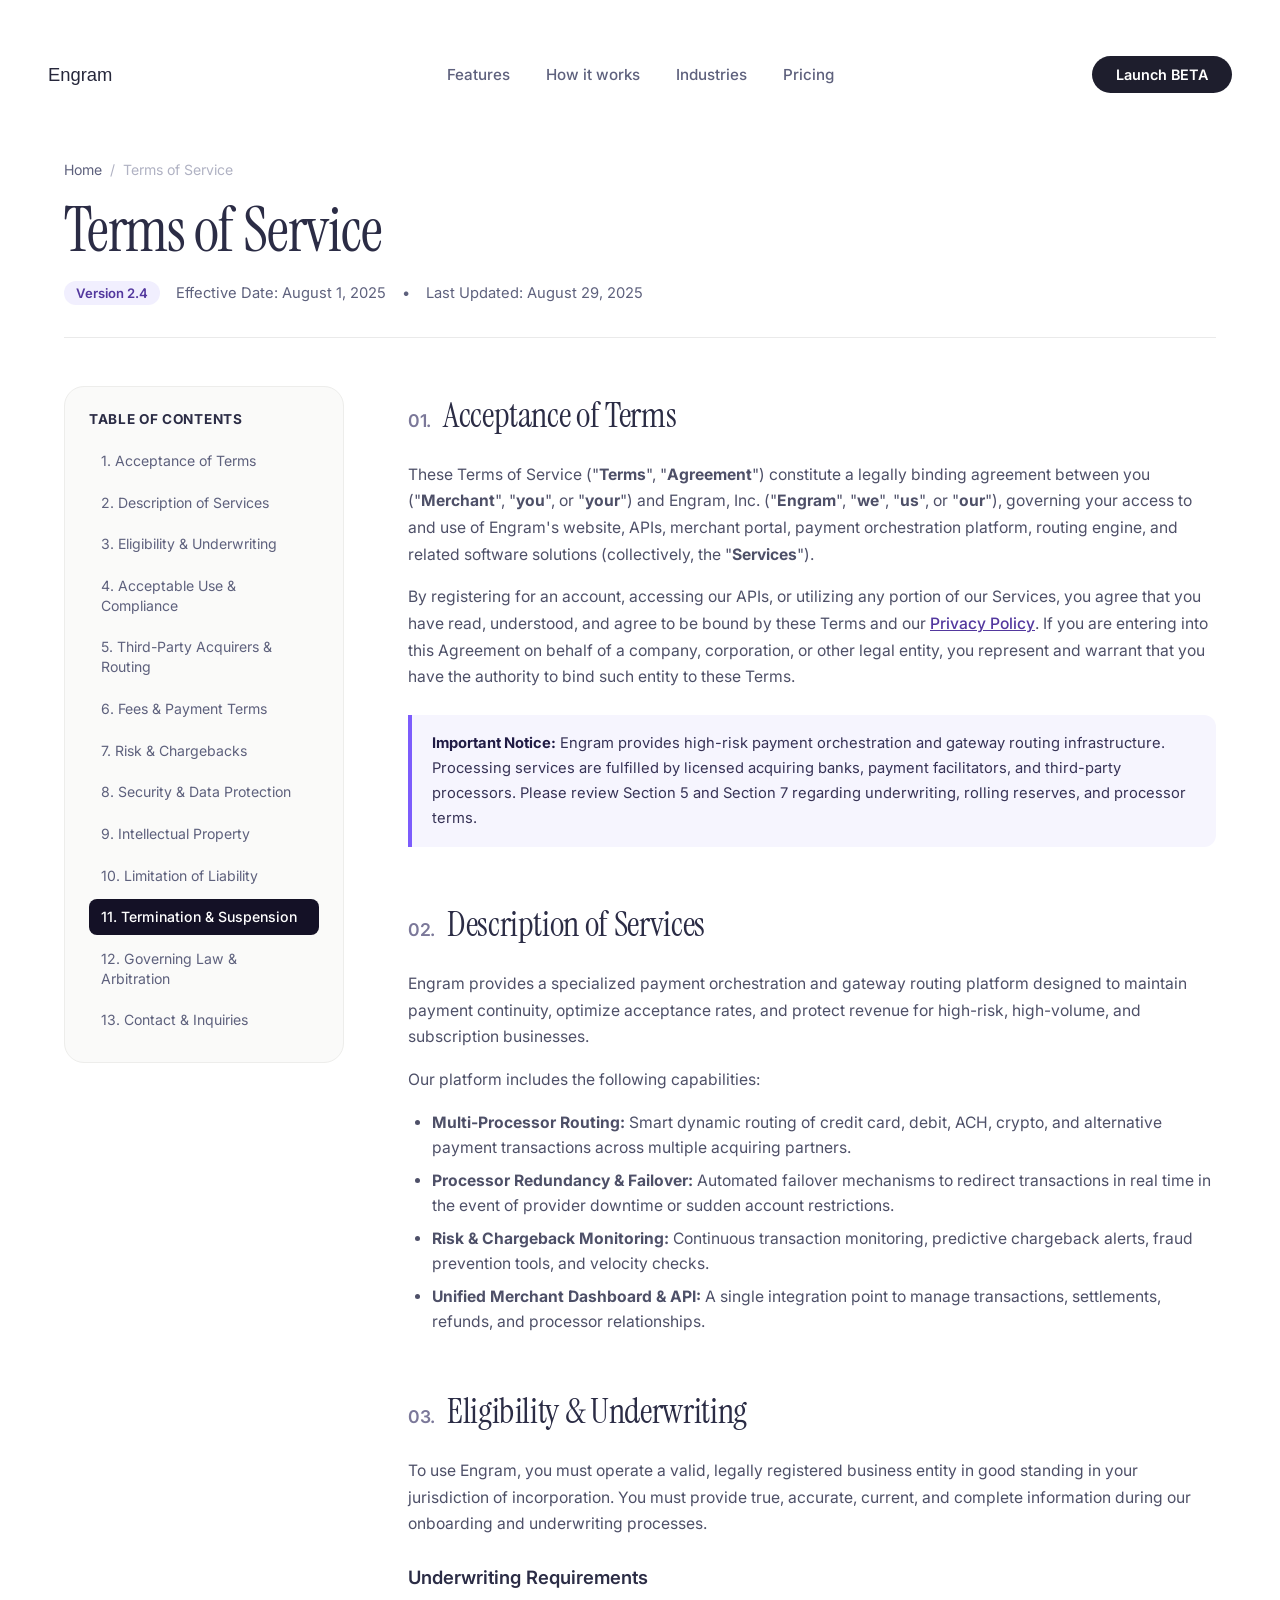
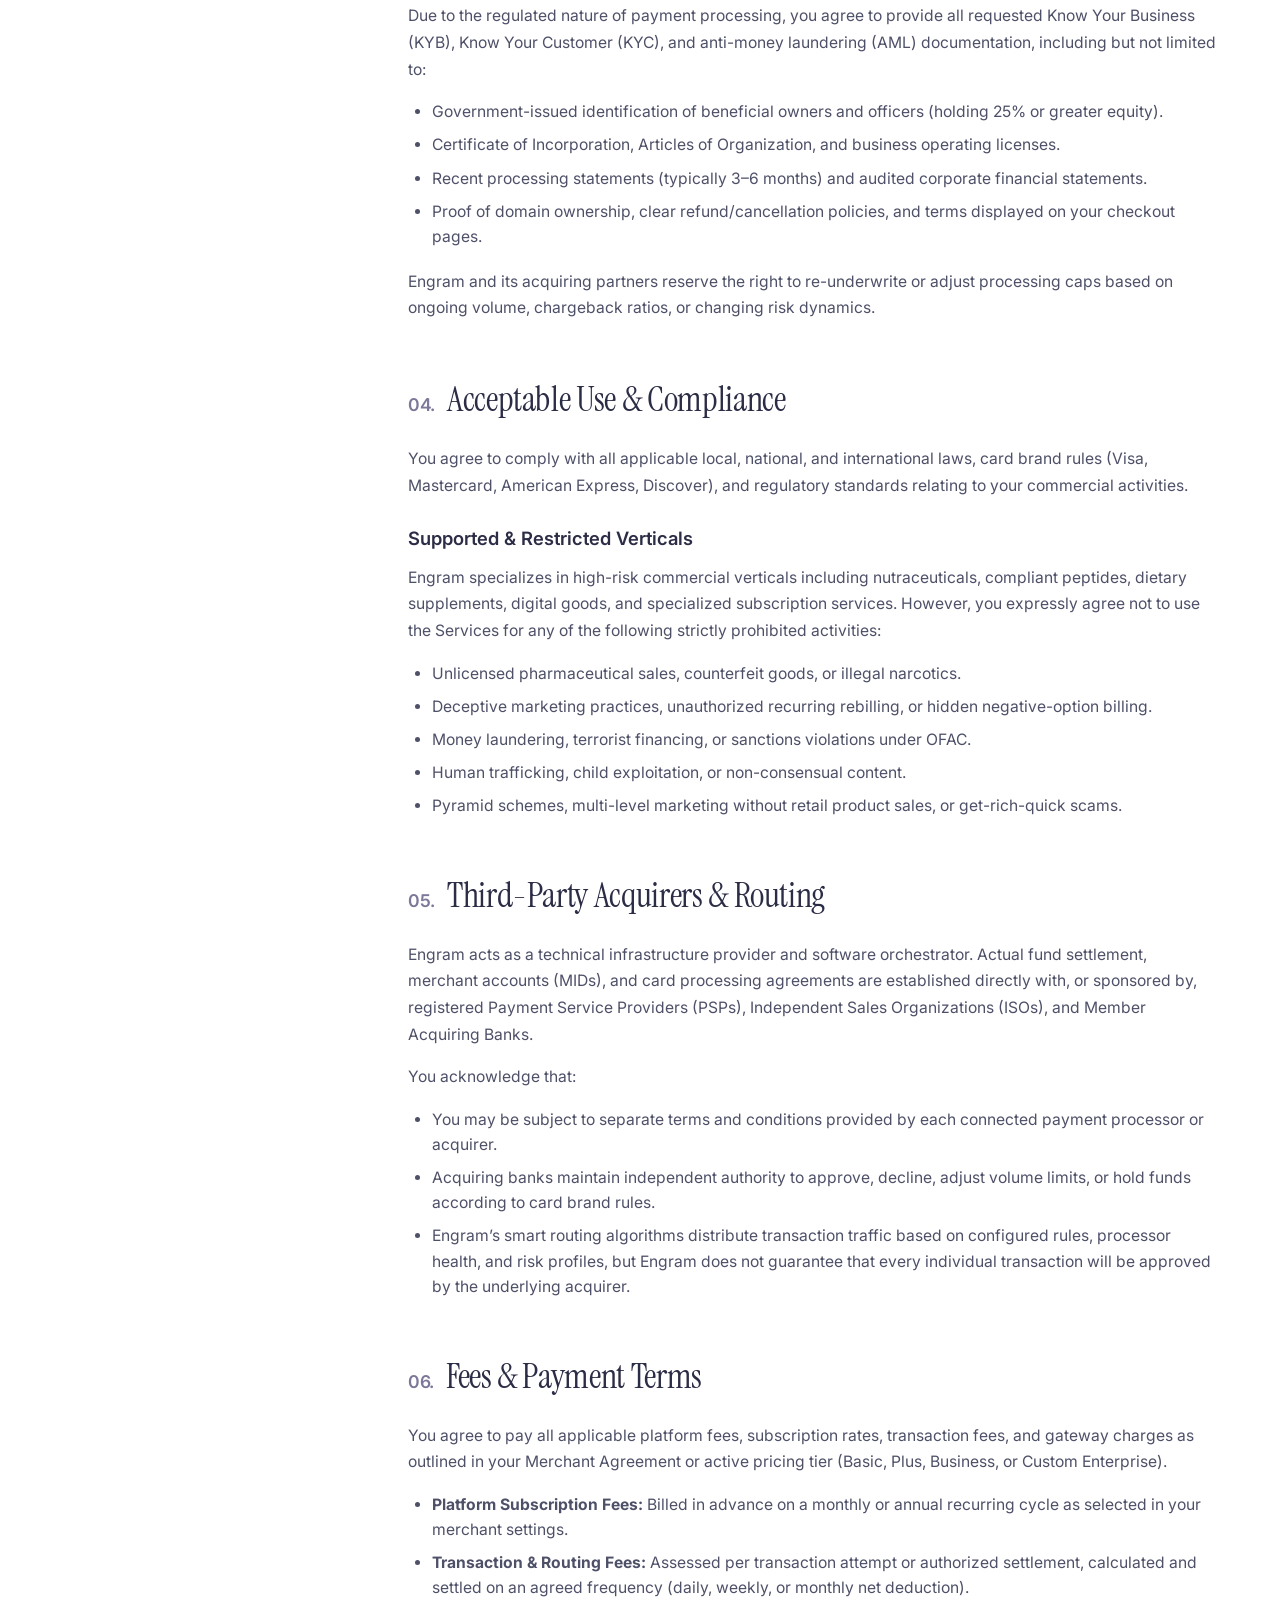
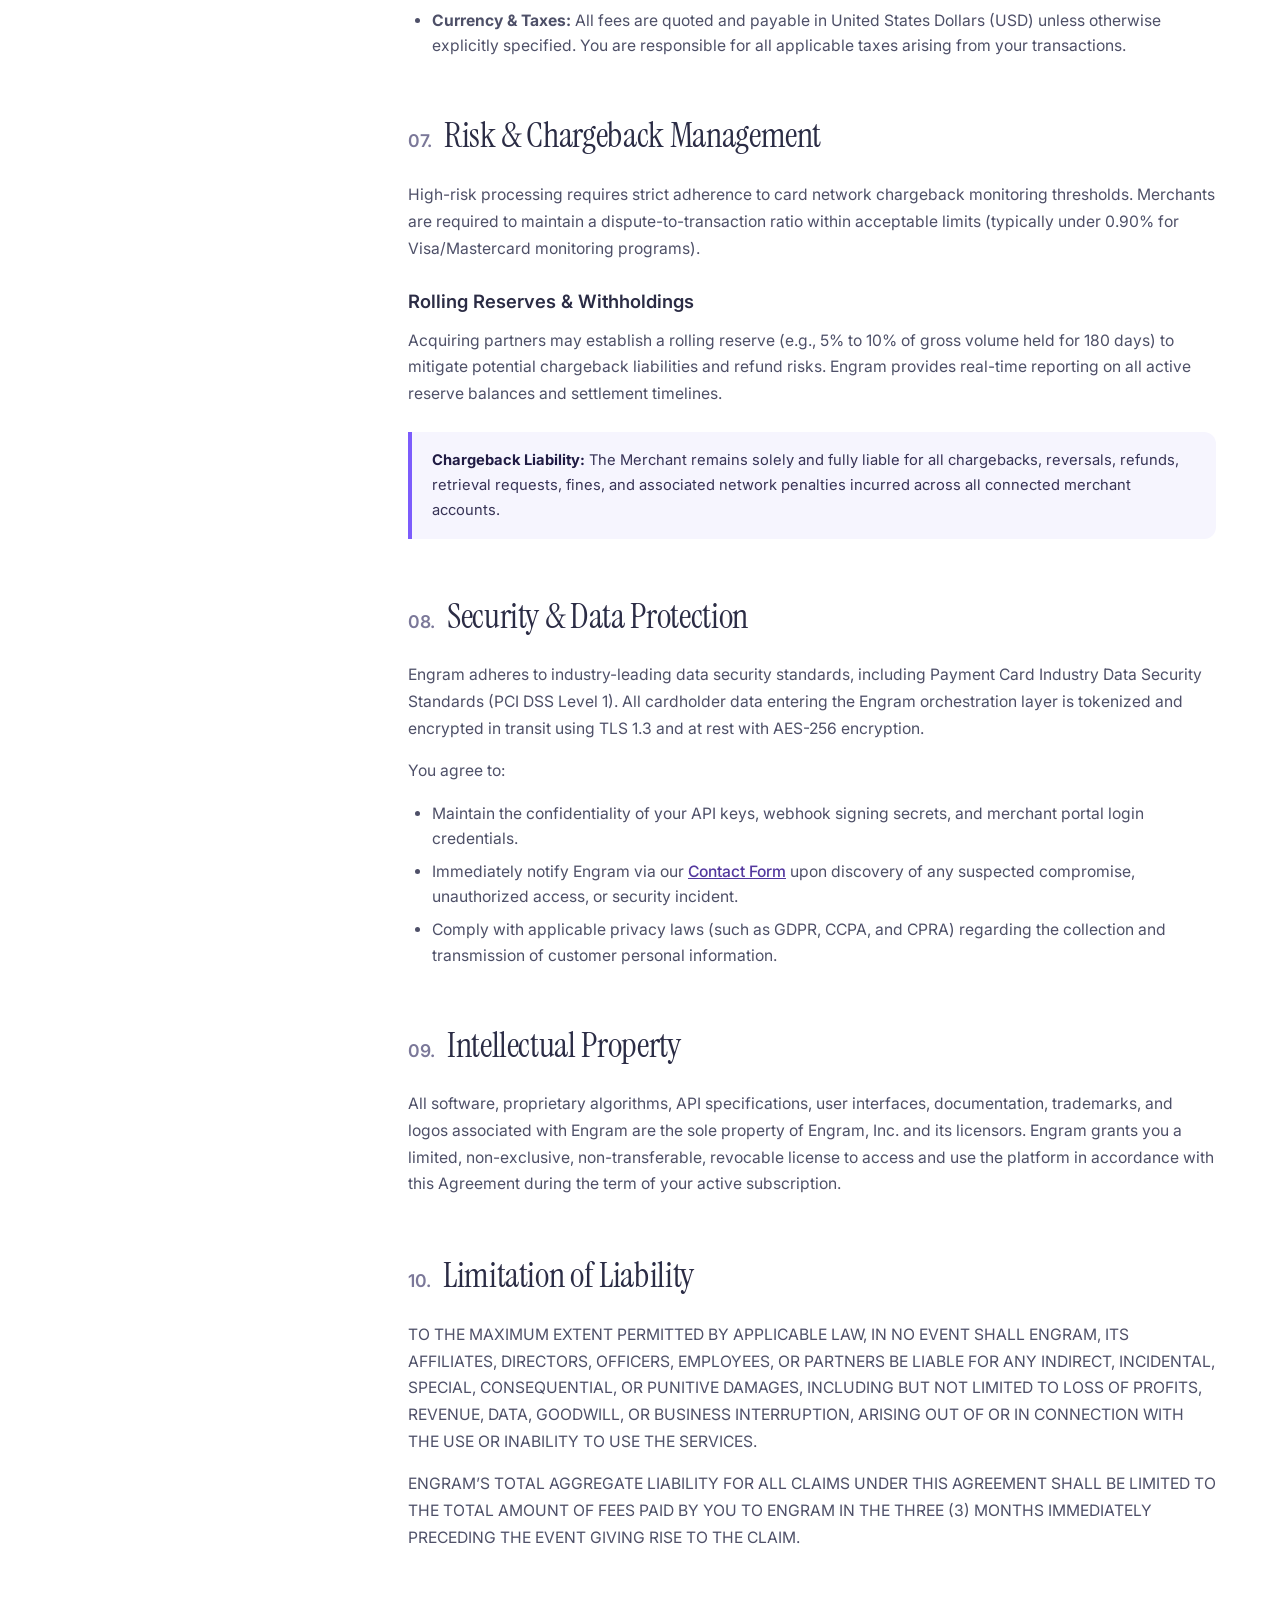
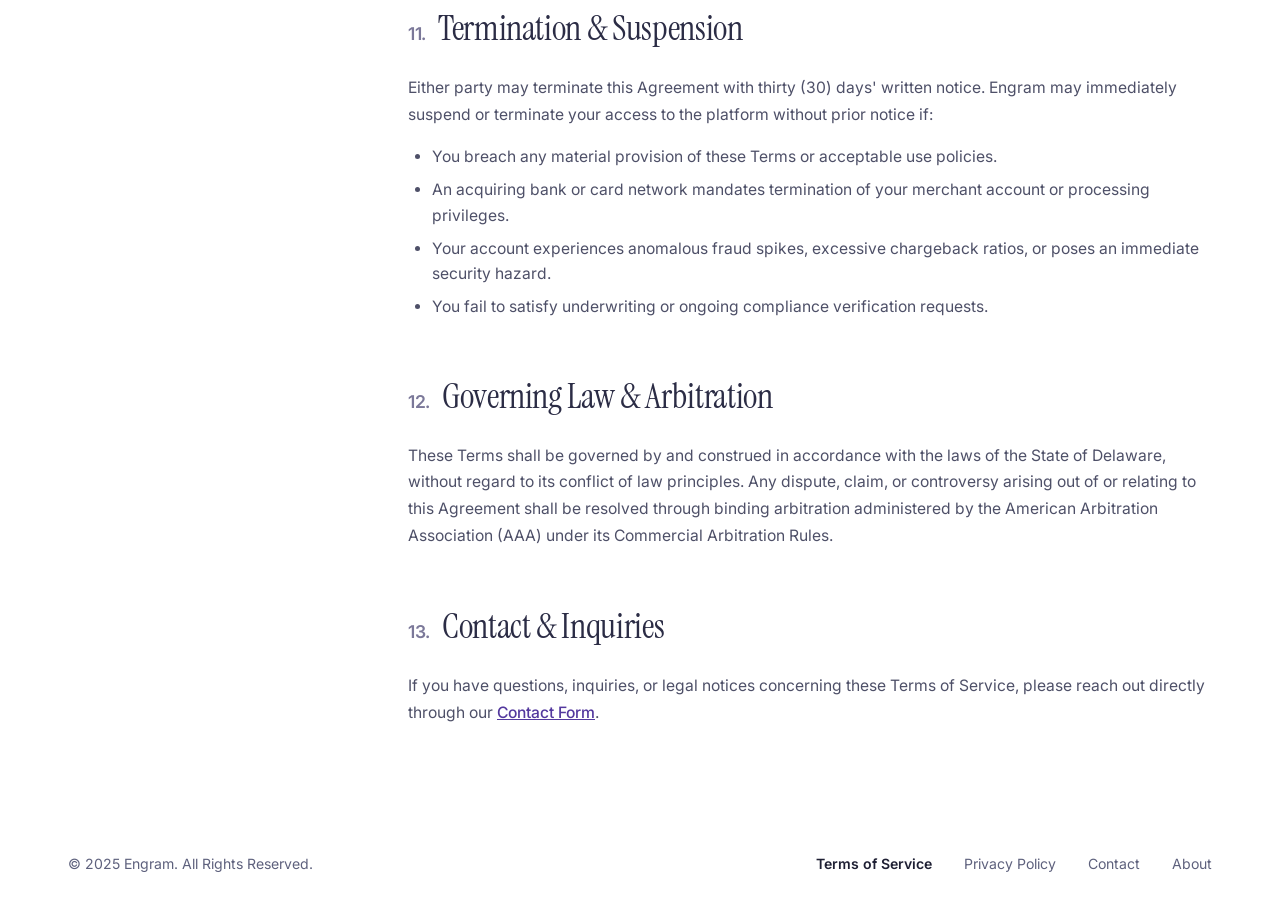
<file: terms.html>
<!DOCTYPE html>
<html lang="en">
<head>
    <meta charset="UTF-8">
    <meta name="viewport" content="width=device-width, initial-scale=1.0">
    <title>Terms of Service - Engram</title>
    <link rel="preconnect" href="https://fonts.googleapis.com">
    <link rel="preconnect" href="https://fonts.gstatic.com" crossorigin>
    <link href="https://fonts.googleapis.com/css2?family=Inter:wght@400;500;600;700&display=swap" rel="stylesheet">
    <link href="https://fonts.googleapis.com/css2?family=Instrument+Serif:ital@0;1&display=swap" rel="stylesheet">
    <link href="https://api.fontshare.com/v2/css?f[]=switzer@400,500,600,700&display=swap" rel="stylesheet">
    <link rel="stylesheet" href="styles.css?v=30">
</head>
<body>
    <header class="header">
        <a href="index.html" class="logo" style="text-decoration: none;">
            Engram
        </a>
        <nav class="nav">
            <a href="index.html#features">Features</a>
            <a href="index.html#how-it-works">How it works</a>
            <a href="index.html#industries">Industries</a>
            <a href="index.html#pricing">Pricing</a>
        </nav>
        <div class="header-action">
            <a href="contact.html" class="btn btn-dark" style="text-decoration: none; display: inline-flex; align-items: center;">Launch BETA</a>
        </div>
    </header>

    <main class="terms-page-wrapper">
        <div class="terms-hero">
            <div class="terms-breadcrumb">
                <a href="index.html">Home</a>
                <span>/</span>
                <span>Terms of Service</span>
            </div>
            <h1 class="terms-title">Terms of Service</h1>
            <div class="terms-meta">
                <span class="terms-badge">Version 2.4</span>
                <span>Effective Date: August 1, 2025</span>
                <span>•</span>
                <span>Last Updated: August 29, 2025</span>
            </div>
        </div>

        <div class="terms-layout">
            <!-- Table of Contents Sidebar -->
            <aside class="terms-sidebar">
                <div class="terms-sidebar-title">Table of Contents</div>
                <ul class="terms-toc-list" id="termsToc">
                    <li><a href="#acceptance" class="terms-toc-link active">1. Acceptance of Terms</a></li>
                    <li><a href="#services" class="terms-toc-link">2. Description of Services</a></li>
                    <li><a href="#eligibility" class="terms-toc-link">3. Eligibility & Underwriting</a></li>
                    <li><a href="#prohibited" class="terms-toc-link">4. Acceptable Use & Compliance</a></li>
                    <li><a href="#processors" class="terms-toc-link">5. Third-Party Acquirers & Routing</a></li>
                    <li><a href="#fees" class="terms-toc-link">6. Fees & Payment Terms</a></li>
                    <li><a href="#chargebacks" class="terms-toc-link">7. Risk & Chargebacks</a></li>
                    <li><a href="#security" class="terms-toc-link">8. Security & Data Protection</a></li>
                    <li><a href="#ip" class="terms-toc-link">9. Intellectual Property</a></li>
                    <li><a href="#liability" class="terms-toc-link">10. Limitation of Liability</a></li>
                    <li><a href="#termination" class="terms-toc-link">11. Termination & Suspension</a></li>
                    <li><a href="#governing-law" class="terms-toc-link">12. Governing Law & Arbitration</a></li>
                    <li><a href="#contact" class="terms-toc-link">13. Contact & Inquiries</a></li>
                </ul>
            </aside>

            <!-- Legal Content Sections -->
            <div class="terms-content">
                <!-- Section 1 -->
                <section id="acceptance" class="terms-section">
                    <h2><span class="sec-num">01.</span> Acceptance of Terms</h2>
                    <p>These Terms of Service ("<strong>Terms</strong>", "<strong>Agreement</strong>") constitute a legally binding agreement between you ("<strong>Merchant</strong>", "<strong>you</strong>", or "<strong>your</strong>") and Engram, Inc. ("<strong>Engram</strong>", "<strong>we</strong>", "<strong>us</strong>", or "<strong>our</strong>"), governing your access to and use of Engram's website, APIs, merchant portal, payment orchestration platform, routing engine, and related software solutions (collectively, the "<strong>Services</strong>").</p>
                    <p>By registering for an account, accessing our APIs, or utilizing any portion of our Services, you agree that you have read, understood, and agree to be bound by these Terms and our <a href="privacy.html" style="color: #53389e; font-weight: 500;">Privacy Policy</a>. If you are entering into this Agreement on behalf of a company, corporation, or other legal entity, you represent and warrant that you have the authority to bind such entity to these Terms.</p>
                    <div class="terms-callout">
                        <strong>Important Notice:</strong> Engram provides high-risk payment orchestration and gateway routing infrastructure. Processing services are fulfilled by licensed acquiring banks, payment facilitators, and third-party processors. Please review Section 5 and Section 7 regarding underwriting, rolling reserves, and processor terms.
                    </div>
                </section>

                <!-- Section 2 -->
                <section id="services" class="terms-section">
                    <h2><span class="sec-num">02.</span> Description of Services</h2>
                    <p>Engram provides a specialized payment orchestration and gateway routing platform designed to maintain payment continuity, optimize acceptance rates, and protect revenue for high-risk, high-volume, and subscription businesses.</p>
                    <p>Our platform includes the following capabilities:</p>
                    <ul>
                        <li><strong>Multi-Processor Routing:</strong> Smart dynamic routing of credit card, debit, ACH, crypto, and alternative payment transactions across multiple acquiring partners.</li>
                        <li><strong>Processor Redundancy & Failover:</strong> Automated failover mechanisms to redirect transactions in real time in the event of provider downtime or sudden account restrictions.</li>
                        <li><strong>Risk & Chargeback Monitoring:</strong> Continuous transaction monitoring, predictive chargeback alerts, fraud prevention tools, and velocity checks.</li>
                        <li><strong>Unified Merchant Dashboard & API:</strong> A single integration point to manage transactions, settlements, refunds, and processor relationships.</li>
                    </ul>
                </section>

                <!-- Section 3 -->
                <section id="eligibility" class="terms-section">
                    <h2><span class="sec-num">03.</span> Eligibility & Underwriting</h2>
                    <p>To use Engram, you must operate a valid, legally registered business entity in good standing in your jurisdiction of incorporation. You must provide true, accurate, current, and complete information during our onboarding and underwriting processes.</p>
                    <h3>Underwriting Requirements</h3>
                    <p>Due to the regulated nature of payment processing, you agree to provide all requested Know Your Business (KYB), Know Your Customer (KYC), and anti-money laundering (AML) documentation, including but not limited to:</p>
                    <ul>
                        <li>Government-issued identification of beneficial owners and officers (holding 25% or greater equity).</li>
                        <li>Certificate of Incorporation, Articles of Organization, and business operating licenses.</li>
                        <li>Recent processing statements (typically 3–6 months) and audited corporate financial statements.</li>
                        <li>Proof of domain ownership, clear refund/cancellation policies, and terms displayed on your checkout pages.</li>
                    </ul>
                    <p>Engram and its acquiring partners reserve the right to re-underwrite or adjust processing caps based on ongoing volume, chargeback ratios, or changing risk dynamics.</p>
                </section>

                <!-- Section 4 -->
                <section id="prohibited" class="terms-section">
                    <h2><span class="sec-num">04.</span> Acceptable Use & Compliance</h2>
                    <p>You agree to comply with all applicable local, national, and international laws, card brand rules (Visa, Mastercard, American Express, Discover), and regulatory standards relating to your commercial activities.</p>
                    <h3>Supported & Restricted Verticals</h3>
                    <p>Engram specializes in high-risk commercial verticals including nutraceuticals, compliant peptides, dietary supplements, digital goods, and specialized subscription services. However, you expressly agree not to use the Services for any of the following strictly prohibited activities:</p>
                    <ul>
                        <li>Unlicensed pharmaceutical sales, counterfeit goods, or illegal narcotics.</li>
                        <li>Deceptive marketing practices, unauthorized recurring rebilling, or hidden negative-option billing.</li>
                        <li>Money laundering, terrorist financing, or sanctions violations under OFAC.</li>
                        <li>Human trafficking, child exploitation, or non-consensual content.</li>
                        <li>Pyramid schemes, multi-level marketing without retail product sales, or get-rich-quick scams.</li>
                    </ul>
                </section>

                <!-- Section 5 -->
                <section id="processors" class="terms-section">
                    <h2><span class="sec-num">05.</span> Third-Party Acquirers & Routing</h2>
                    <p>Engram acts as a technical infrastructure provider and software orchestrator. Actual fund settlement, merchant accounts (MIDs), and card processing agreements are established directly with, or sponsored by, registered Payment Service Providers (PSPs), Independent Sales Organizations (ISOs), and Member Acquiring Banks.</p>
                    <p>You acknowledge that:</p>
                    <ul>
                        <li>You may be subject to separate terms and conditions provided by each connected payment processor or acquirer.</li>
                        <li>Acquiring banks maintain independent authority to approve, decline, adjust volume limits, or hold funds according to card brand rules.</li>
                        <li>Engram’s smart routing algorithms distribute transaction traffic based on configured rules, processor health, and risk profiles, but Engram does not guarantee that every individual transaction will be approved by the underlying acquirer.</li>
                    </ul>
                </section>

                <!-- Section 6 -->
                <section id="fees" class="terms-section">
                    <h2><span class="sec-num">06.</span> Fees & Payment Terms</h2>
                    <p>You agree to pay all applicable platform fees, subscription rates, transaction fees, and gateway charges as outlined in your Merchant Agreement or active pricing tier (Basic, Plus, Business, or Custom Enterprise).</p>
                    <ul>
                        <li><strong>Platform Subscription Fees:</strong> Billed in advance on a monthly or annual recurring cycle as selected in your merchant settings.</li>
                        <li><strong>Transaction & Routing Fees:</strong> Assessed per transaction attempt or authorized settlement, calculated and settled on an agreed frequency (daily, weekly, or monthly net deduction).</li>
                        <li><strong>Currency & Taxes:</strong> All fees are quoted and payable in United States Dollars (USD) unless otherwise explicitly specified. You are responsible for all applicable taxes arising from your transactions.</li>
                    </ul>
                </section>

                <!-- Section 7 -->
                <section id="chargebacks" class="terms-section">
                    <h2><span class="sec-num">07.</span> Risk & Chargeback Management</h2>
                    <p>High-risk processing requires strict adherence to card network chargeback monitoring thresholds. Merchants are required to maintain a dispute-to-transaction ratio within acceptable limits (typically under 0.90% for Visa/Mastercard monitoring programs).</p>
                    <h3>Rolling Reserves & Withholdings</h3>
                    <p>Acquiring partners may establish a rolling reserve (e.g., 5% to 10% of gross volume held for 180 days) to mitigate potential chargeback liabilities and refund risks. Engram provides real-time reporting on all active reserve balances and settlement timelines.</p>
                    <div class="terms-callout">
                        <strong>Chargeback Liability:</strong> The Merchant remains solely and fully liable for all chargebacks, reversals, refunds, retrieval requests, fines, and associated network penalties incurred across all connected merchant accounts.
                    </div>
                </section>

                <!-- Section 8 -->
                <section id="security" class="terms-section">
                    <h2><span class="sec-num">08.</span> Security & Data Protection</h2>
                    <p>Engram adheres to industry-leading data security standards, including Payment Card Industry Data Security Standards (PCI DSS Level 1). All cardholder data entering the Engram orchestration layer is tokenized and encrypted in transit using TLS 1.3 and at rest with AES-256 encryption.</p>
                    <p>You agree to:</p>
                    <ul>
                        <li>Maintain the confidentiality of your API keys, webhook signing secrets, and merchant portal login credentials.</li>
                        <li>Immediately notify Engram via our <a href="contact.html" style="color: #53389e; font-weight: 500;">Contact Form</a> upon discovery of any suspected compromise, unauthorized access, or security incident.</li>
                        <li>Comply with applicable privacy laws (such as GDPR, CCPA, and CPRA) regarding the collection and transmission of customer personal information.</li>
                    </ul>
                </section>

                <!-- Section 9 -->
                <section id="ip" class="terms-section">
                    <h2><span class="sec-num">09.</span> Intellectual Property</h2>
                    <p>All software, proprietary algorithms, API specifications, user interfaces, documentation, trademarks, and logos associated with Engram are the sole property of Engram, Inc. and its licensors. Engram grants you a limited, non-exclusive, non-transferable, revocable license to access and use the platform in accordance with this Agreement during the term of your active subscription.</p>
                </section>

                <!-- Section 10 -->
                <section id="liability" class="terms-section">
                    <h2><span class="sec-num">10.</span> Limitation of Liability</h2>
                    <p>TO THE MAXIMUM EXTENT PERMITTED BY APPLICABLE LAW, IN NO EVENT SHALL ENGRAM, ITS AFFILIATES, DIRECTORS, OFFICERS, EMPLOYEES, OR PARTNERS BE LIABLE FOR ANY INDIRECT, INCIDENTAL, SPECIAL, CONSEQUENTIAL, OR PUNITIVE DAMAGES, INCLUDING BUT NOT LIMITED TO LOSS OF PROFITS, REVENUE, DATA, GOODWILL, OR BUSINESS INTERRUPTION, ARISING OUT OF OR IN CONNECTION WITH THE USE OR INABILITY TO USE THE SERVICES.</p>
                    <p>ENGRAM’S TOTAL AGGREGATE LIABILITY FOR ALL CLAIMS UNDER THIS AGREEMENT SHALL BE LIMITED TO THE TOTAL AMOUNT OF FEES PAID BY YOU TO ENGRAM IN THE THREE (3) MONTHS IMMEDIATELY PRECEDING THE EVENT GIVING RISE TO THE CLAIM.</p>
                </section>

                <!-- Section 11 -->
                <section id="termination" class="terms-section">
                    <h2><span class="sec-num">11.</span> Termination & Suspension</h2>
                    <p>Either party may terminate this Agreement with thirty (30) days' written notice. Engram may immediately suspend or terminate your access to the platform without prior notice if:</p>
                    <ul>
                        <li>You breach any material provision of these Terms or acceptable use policies.</li>
                        <li>An acquiring bank or card network mandates termination of your merchant account or processing privileges.</li>
                        <li>Your account experiences anomalous fraud spikes, excessive chargeback ratios, or poses an immediate security hazard.</li>
                        <li>You fail to satisfy underwriting or ongoing compliance verification requests.</li>
                    </ul>
                </section>

                <!-- Section 12 -->
                <section id="governing-law" class="terms-section">
                    <h2><span class="sec-num">12.</span> Governing Law & Arbitration</h2>
                    <p>These Terms shall be governed by and construed in accordance with the laws of the State of Delaware, without regard to its conflict of law principles. Any dispute, claim, or controversy arising out of or relating to this Agreement shall be resolved through binding arbitration administered by the American Arbitration Association (AAA) under its Commercial Arbitration Rules.</p>
                </section>

                <!-- Section 13 -->
                <section id="contact" class="terms-section">
                    <h2><span class="sec-num">13.</span> Contact & Inquiries</h2>
                    <p>If you have questions, inquiries, or legal notices concerning these Terms of Service, please reach out directly through our <a href="contact.html" style="color: #53389e; font-weight: 500;">Contact Form</a>.</p>
                </section>
            </div>
        </div>
    </main>

    <!-- Footer -->
    <footer class="cta-footer-section" style="margin-top: 40px;">
        <div class="cta-footer-bottom">
            <p class="cta-copyright">© 2025 Engram. All Rights Reserved.</p>
            <nav class="cta-social-links" aria-label="Footer links">
                <a href="terms.html" class="cta-social-link" style="color: #1e1f33; font-weight: 600;">Terms of Service</a>
                <a href="privacy.html" class="cta-social-link">Privacy Policy</a>
                <a href="contact.html" class="cta-social-link">Contact</a>
                <a href="about.html" class="cta-social-link">About</a>
            </nav>
        </div>
    </footer>

    <!-- Interactive Table of Contents Scrollspy Script -->
    <script>
        document.addEventListener('DOMContentLoaded', () => {
            const tocLinks = document.querySelectorAll('.terms-toc-link');
            const sections = document.querySelectorAll('.terms-section');

            if ('IntersectionObserver' in window && sections.length > 0) {
                const observerOptions = {
                    root: null,
                    rootMargin: '-20% 0px -70% 0px',
                    threshold: 0
                };

                const observer = new IntersectionObserver((entries) => {
                    entries.forEach(entry => {
                        if (entry.isIntersecting) {
                            const id = entry.target.getAttribute('id');
                            tocLinks.forEach(link => {
                                if (link.getAttribute('href') === `#${id}`) {
                                    link.classList.add('active');
                                } else {
                                    link.classList.remove('active');
                                }
                            });
                        }
                    });
                }, observerOptions);

                sections.forEach(section => observer.observe(section));
            }

            // Smooth scrolling on click
            tocLinks.forEach(link => {
                link.addEventListener('click', (e) => {
                    e.preventDefault();
                    const targetId = link.getAttribute('href').substring(1);
                    const targetEl = document.getElementById(targetId);
                    if (targetEl) {
                        targetEl.scrollIntoView({ behavior: 'smooth' });
                        history.pushState(null, null, `#${targetId}`);
                        tocLinks.forEach(l => l.classList.remove('active'));
                        link.classList.add('active');
                    }
                });
            });
        });
    </script>
</body>
</html>
</file>
<file: styles.css>
:root {
    --text-dark: #26273b;
    --text-muted: #5e617d;
    --bg-color: #ffffff;
    --btn-dark: #1e1e2d;
}

* {
    box-sizing: border-box;
    margin: 0;
    padding: 0;
}

html {
    scroll-behavior: smooth;
    overflow-x: hidden;
}

#features,
#how-it-works,
#industries,
#pricing,
.explore-section,
.how-it-works-section,
.faq-section,
.pricing-section {
    scroll-margin-top: 36px;
}

body {
    font-family: 'Inter', -apple-system, BlinkMacSystemFont, "Segoe UI", Roboto, sans-serif;
    background-color: var(--bg-color);
    color: var(--text-dark);
    -webkit-font-smoothing: antialiased;
    -moz-osx-font-smoothing: grayscale;
    overflow-x: hidden;
}

/* Header */
.header {
    display: flex;
    justify-content: space-between;
    align-items: center;
    padding: 56px 48px 28px 48px;
    background-color: #ffffff;
}

.logo {
    display: flex;
    align-items: center;
    gap: 8px;
    font-family: 'Switzer', sans-serif;
    font-size: 1.15rem;
    font-weight: 400;
    line-height: 1.6;
    color: var(--text-dark);
}

.nav {
    display: flex;
    gap: 36px;
    position: absolute;
    left: 50%;
    transform: translateX(-50%);
}

.nav a {
    text-decoration: none;
    color: var(--text-muted);
    font-size: 0.95rem;
    font-weight: 500;
    transition: color 0.2s ease;
}

.nav a:hover {
    color: var(--text-dark);
}

/* Buttons */
.btn,
a.btn {
    display: inline-flex;
    align-items: center;
    justify-content: center;
    text-decoration: none !important;
    border: none;
    border-radius: 999px;
    padding: 10px 24px;
    font-family: 'Inter', sans-serif;
    font-weight: 600;
    font-size: 0.9rem;
    cursor: pointer;
    transition: transform 0.2s ease, opacity 0.2s ease, box-shadow 0.2s ease;
}

.btn:hover,
a.btn:hover {
    transform: translateY(-1px);
    box-shadow: 0 4px 12px rgba(0, 0, 0, 0.15);
    text-decoration: none !important;
}

.btn:active,
a.btn:active {
    transform: translateY(0);
    text-decoration: none !important;
}

.btn:focus,
a.btn:focus,
.btn:visited,
a.btn:visited {
    text-decoration: none !important;
}

.btn-dark {
    background-color: var(--btn-dark);
    color: #ffffff;
}

.btn-large,
a.btn.btn-large,
a.btn-large {
    padding: 13px 34px !important;
    font-size: 1.02rem !important;
    font-weight: 600;
    margin-top: 24px;
    letter-spacing: -0.01em;
}

/* Main Content */
.main-content {
    padding: 0 24px 32px 24px;
    display: flex;
    flex-direction: column;
    align-items: center;
}

.hero-card {
    width: 100%;
    max-width: 1400px;
    height: calc(100vh - 120px);
    min-height: 700px;
    border-radius: 40px;
    position: relative;
    overflow: hidden;
    background: linear-gradient(to bottom, rgba(255, 255, 255, 0.85) 0%, rgba(255, 255, 255, 0.3) 25%, rgba(255, 255, 255, 0) 50%), url('assets/landing_bg_v2.jpg') center center;
    background-size: cover;
    background-repeat: no-repeat;
    display: flex;
    flex-direction: column;
    align-items: center;
    box-shadow: 0 8px 30px rgba(0,0,0,0.06);
}

.hero-content {
    text-align: center;
    margin-top: 100px;
    display: flex;
    flex-direction: column;
    align-items: center;
    z-index: 2;
    padding: 0 20px;
}

.cross-icon {
    margin-bottom: 24px;
    color: var(--text-dark);
}

.hero-content h1 {
    font-family: 'Instrument Serif', serif;
    font-size: 4.5rem;
    font-weight: 400;
    margin-bottom: 20px;
    color: #2b2c45;
    letter-spacing: -0.02em;
    animation: fadeInUp 1s cubic-bezier(0.16, 1, 0.3, 1) both;
    will-change: transform, opacity;
}

@keyframes fadeInUp {
    0% {
        opacity: 0;
        transform: translateY(30px);
    }
    100% {
        opacity: 1;
        transform: translateY(0);
    }
}

@media (prefers-reduced-motion: reduce) {
    .hero-content h1 {
        animation: none;
    }
}

.hero-content p,
.hero-desc {
    font-family: 'Switzer', sans-serif;
    font-size: 1.15rem;
    color: var(--text-muted);
    line-height: 1.6;
    margin-bottom: 32px;
    font-weight: 400;
}

.hero-desc-line {
    display: block;
}

.hero-desc-chunk {
    display: inline;
}

.hero-content a,
.hero-content a:hover,
.hero-content a:focus,
.hero-content a:active,
.hero-content a:visited {
    text-decoration: none !important;
}

/* Prompt Box */
.prompt-box {
    width: 100%;
    max-width: 580px;
    background-color: #f7f7f5;
    border-radius: 32px;
    padding: 8px 16px 12px 16px;
    display: flex;
    flex-direction: column;
    box-shadow: 0 12px 40px rgba(0, 0, 0, 0.12), 0 4px 12px rgba(0, 0, 0, 0.06), inset 0 2px 4px rgba(255, 255, 255, 0.7);
    border: 1px solid #ececec;
    margin-top: 24px;
}

.prompt-input {
    width: 100%;
    background: transparent;
    border: none;
    font-family: 'Inter', sans-serif;
    font-size: 1.15rem;
    color: #26273b;
    padding: 4px 12px 12px 12px;
    outline: none;
}

.prompt-input::placeholder {
    color: #8c8f9f;
}

.prompt-actions {
    display: flex;
    justify-content: space-between;
    align-items: flex-end;
    padding: 0 4px;
}

.prompt-actions-left {
    display: flex;
    gap: 12px;
    align-items: center;
}

.prompt-btn {
    background-color: #fafafa;
    border: none;
    cursor: pointer;
    display: flex;
    align-items: center;
    justify-content: center;
    color: #444;
    transition: transform 0.2s, box-shadow 0.2s, background-color 0.2s;
    box-shadow: 0 2px 6px rgba(0,0,0,0.03);
}

.prompt-btn:hover {
    transform: translateY(-1px);
    box-shadow: 0 4px 10px rgba(0,0,0,0.06);
    background-color: #ffffff;
}

.prompt-btn-pill {
    border-radius: 24px;
    padding: 10px 16px;
    gap: 8px;
    height: 46px;
}

.prompt-btn-circle {
    border-radius: 50%;
    width: 46px;
    height: 46px;
}

.prompt-btn-submit {
    background-color: #0c1a29;
    color: #ffffff;
    border-radius: 50%;
    width: 50px;
    height: 50px;
    box-shadow: 0 4px 12px rgba(12, 26, 41, 0.15);
}

.prompt-btn-submit:hover {
    box-shadow: 0 6px 16px rgba(12, 26, 41, 0.25);
    background-color: #12283e;
}

@media (max-width: 992px) {
    .nav {
        display: none;
    }
    
    .hero-card {
        height: calc(100vh - 90px);
        height: calc(100dvh - 90px);
        max-height: 660px;
        min-height: 520px;
        padding: 36px 24px;
        border-radius: 28px;
        justify-content: center;
        background-position: center 36%;
    }
    
    .hero-content {
        margin-top: 0;
        width: 100%;
    }
    
    .hero-content h1 {
        font-size: 3.2rem;
    }

    .hero-content p,
    .hero-desc {
        font-size: 1.05rem;
        line-height: 1.5;
        margin-bottom: 26px;
    }

    .hero-desc-line {
        display: block;
    }

    .hero-desc-chunk {
        display: inline;
    }
}

@media (max-width: 768px) {
    .header {
        padding: 24px 20px 14px 20px;
    }
    
    .main-content {
        padding: 0 16px 24px 16px;
    }
    
    .hero-card {
        height: calc(100vh - 84px);
        height: calc(100dvh - 84px);
        max-height: 600px;
        min-height: 480px;
        padding: 30px 20px;
        border-radius: 24px;
        justify-content: center;
        background-position: center 34%;
    }
    
    .hero-content {
        margin-top: 0;
        width: 100%;
    }
    
    .hero-content h1 {
        font-size: 2.6rem;
    }
    
    .hero-content p,
    .hero-desc {
        font-size: 0.98rem;
        line-height: 1.5;
        margin-bottom: 22px;
    }

    .hero-desc-line {
        display: contents;
    }

    .hero-desc-chunk {
        display: block;
        white-space: nowrap;
    }
}

@media (max-width: 576px) {
    .header {
        padding: 16px 14px 10px 14px;
    }
    
    .logo {
        font-size: 1.05rem;
    }
    
    .header-action .btn {
        padding: 8px 16px !important;
        font-size: 0.82rem !important;
    }
    
    .main-content {
        padding: 0 12px 24px 12px;
    }
    
    .hero-card {
        height: calc(100vh - 78px);
        height: calc(100dvh - 78px);
        max-height: 560px;
        min-height: 440px;
        padding: 24px 14px;
        border-radius: 22px;
        justify-content: center;
        background-position: center 30%;
    }
    
    .hero-content {
        margin-top: 0;
        padding: 0;
        width: 100%;
    }
    
    .hero-content h1 {
        font-size: 2.15rem;
        line-height: 1.15;
        margin-bottom: 14px;
    }
    
    .hero-content p,
    .hero-desc {
        font-size: 0.92rem;
        line-height: 1.5;
        margin-bottom: 22px;
        width: 100%;
        max-width: 100%;
    }
    
    .hero-desc-line {
        display: contents;
    }

    .hero-desc-chunk {
        display: block;
        white-space: nowrap;
    }
    
    .btn-large,
    a.btn.btn-large,
    a.btn-large {
        padding: 11px 24px !important;
        font-size: 0.88rem !important;
        margin-top: 4px;
    }
}

@media (max-width: 380px) {
    .header {
        padding: 14px 12px 8px 12px;
    }
    
    .main-content {
        padding: 0 10px 20px 10px;
    }
    
    .hero-card {
        height: calc(100vh - 68px);
        height: calc(100dvh - 68px);
        max-height: 500px;
        min-height: 400px;
        padding: 18px 10px;
        background-position: center 28%;
    }
    
    .logo {
        font-size: 0.98rem;
    }
    
    .hero-content h1 {
        font-size: 1.85rem;
    }
    
    .hero-content p,
    .hero-desc {
        font-size: 0.82rem;
        line-height: 1.42;
    }

    .hero-desc-line {
        display: contents;
    }

    .hero-desc-chunk {
        display: block;
        white-space: nowrap;
    }
}

/* Explore Section */
.explore-section {
    max-width: 1200px;
    width: 100%;
    margin: 80px auto;
    padding: 0 24px;
}

.explore-section h2 {
    font-family: 'Instrument Serif', serif;
    font-size: 4.5rem;
    font-weight: 400;
    color: #2b2c45;
    margin-bottom: 32px;
    letter-spacing: -0.02em;
    display: inline-block;
    width: fit-content;
    max-width: 100%;
    
    /* Left-to-right fade-in initial state */
    opacity: 0;
    transform: translateX(-28px);
    -webkit-mask-image: linear-gradient(90deg, #000 0%, #000 35%, transparent 65%, transparent 100%);
    -webkit-mask-size: 300% 100%;
    -webkit-mask-position: 100% 0;
    -webkit-mask-repeat: no-repeat;
    mask-image: linear-gradient(90deg, #000 0%, #000 35%, transparent 65%, transparent 100%);
    mask-size: 300% 100%;
    mask-position: 100% 0;
    mask-repeat: no-repeat;
    will-change: transform, opacity, -webkit-mask-position, mask-position;
}

.explore-section h2.is-visible {
    animation: textFadeInLeftToRight 1.4s cubic-bezier(0.16, 1, 0.3, 1) forwards;
}

@keyframes textFadeInLeftToRight {
    0% {
        opacity: 0;
        transform: translateX(-28px);
        -webkit-mask-position: 100% 0;
        mask-position: 100% 0;
    }
    15% {
        opacity: 1;
    }
    100% {
        opacity: 1;
        transform: translateX(0);
        -webkit-mask-position: 0% 0;
        mask-position: 0% 0;
    }
}

@media (prefers-reduced-motion: reduce) {
    .explore-section h2,
    .hw-main-heading,
    .hw-sub-heading {
        opacity: 1 !important;
        transform: none !important;
        -webkit-mask-image: none !important;
        mask-image: none !important;
        animation: none !important;
    }
}

.explore-grid {
    display: grid;
    grid-template-columns: repeat(3, 1fr);
    gap: 16px;
}

.explore-card {
    background-color: #f3f3f3;
    border-radius: 12px;
    padding: 20px;
    display: flex;
    flex-direction: column;
    justify-content: space-between;
    min-height: 200px;
    position: relative;
    overflow: hidden;
    cursor: pointer;
    transition: background-color 0.2s;
}

.explore-card:hover {
    background-color: #e2e2e2;
}

.explore-content {
    display: flex;
    flex-direction: column;
    align-items: flex-start;
    position: relative;
    z-index: 2;
    height: 100%;
}

.explore-content h3 {
    font-family: 'Instrument Serif', serif;
    font-size: 2rem;
    font-weight: 400;
    color: #2b2c45;
    margin-bottom: 8px;
    letter-spacing: -0.02em;
}

.explore-content p {
    font-family: 'Inter', sans-serif;
    font-size: 0.85rem;
    color: #000000;
    line-height: 1.4;
    max-width: 65%;
    margin-bottom: auto;
}

.btn-details {
    background-color: #ffffff;
    color: #000000;
    border: none;
    border-radius: 20px;
    padding: 8px 16px;
    font-family: 'Inter', sans-serif;
    font-size: 0.85rem;
    font-weight: 600;
    cursor: pointer;
    margin-top: 20px;
}

.btn-details:hover {
    background-color: #f0f0f0;
}

.explore-image {
    position: absolute;
    right: 16px;
    bottom: 16px;
    width: 90px;
    height: 90px;
    z-index: 1;
    display: flex;
    align-items: center;
    justify-content: center;
}

.explore-image img {
    max-width: 100%;
    max-height: 100%;
    object-fit: contain;
}

@media (max-width: 992px) {
    .explore-section {
        margin: 60px auto;
        padding: 0 20px;
    }
    
    .explore-section h2 {
        font-size: 3rem;
        margin-bottom: 24px;
    }
    
    .explore-grid {
        grid-template-columns: repeat(2, 1fr);
        gap: 14px;
    }
}

@media (max-width: 768px) {
    .explore-section {
        margin: 48px auto;
    }
    
    .explore-section h2 {
        font-size: 2.5rem;
    }
    
    .explore-grid {
        grid-template-columns: 1fr;
    }
    
    .explore-card {
        min-height: 175px;
        padding: 20px 18px;
        border-radius: 14px;
    }
    
    .explore-content h3 {
        font-size: 1.65rem;
    }
}

@media (max-width: 576px) {
    .explore-section {
        margin: 36px auto;
        padding: 0 14px;
    }
    
    .explore-section h2 {
        font-size: 1.95rem;
        margin-bottom: 18px;
    }
    
    .explore-grid {
        gap: 12px;
    }
    
    .explore-card {
        min-height: 155px;
        padding: 16px 14px;
        border-radius: 12px;
    }
    
    .explore-content h3 {
        font-size: 1.45rem;
        margin-bottom: 4px;
    }
    
    .explore-content p {
        font-size: 0.8rem;
        max-width: 68%;
        line-height: 1.38;
    }
    
    .btn-details {
        font-size: 0.76rem;
        padding: 6px 12px;
        margin-top: 12px;
        border-radius: 14px;
    }
    
    .explore-image {
        width: 65px;
        height: 65px;
        right: 12px;
        bottom: 12px;
    }
}

@media (max-width: 380px) {
    .explore-section h2 {
        font-size: 1.7rem;
    }
    
    .explore-card {
        padding: 14px 12px;
    }
    
    .explore-content h3 {
        font-size: 1.3rem;
    }
    
    .explore-content p {
        font-size: 0.76rem;
        max-width: 65%;
    }
    
    .explore-image {
        width: 54px;
        height: 54px;
    }
}

/* Places We Love Section */
.places-we-love-section {
    align-self: stretch;
    margin-left: -24px;
    margin-right: -24px;
    padding: 60px 48px;
    background-color: #ffffff;
    display: flex;
    flex-direction: column;
}

.places-header {
    display: flex;
    justify-content: space-between;
    align-items: flex-end;
    margin-bottom: 32px;
    max-width: 1400px;
    margin-left: auto;
    margin-right: auto;
    width: 100%;
}

.places-header-left h2 {
    font-family: 'Instrument Serif', serif;
    font-size: 2.8rem;
    font-weight: 400;
    color: #1a323d; /* Dark teal */
    margin-bottom: 8px;
    letter-spacing: -0.01em;
}

.places-header-left p {
    font-family: 'Inter', sans-serif;
    font-size: 1.05rem;
    color: #7b7b7b;
}

.places-controls {
    display: flex;
    gap: 16px;
    margin-bottom: 8px;
}

.places-btn {
    background: transparent;
    border: none;
    cursor: pointer;
    color: #000;
    display: flex;
    align-items: center;
    justify-content: center;
    transition: opacity 0.2s;
}

.places-btn:hover {
    opacity: 0.7;
}

.places-grid {
    display: flex;
    gap: 16px;
    margin-bottom: 40px;
    width: 100%;
    max-width: 1400px;
    margin-left: auto;
    margin-right: auto;
    overflow-x: auto;
    scrollbar-width: none;
    padding-bottom: 8px;
    scroll-behavior: smooth;
}

.places-grid::-webkit-scrollbar {
    display: none;
}

.place-card {
    display: flex;
    flex-direction: column;
    flex: 0 0 calc(25% - 12px);
    min-width: 260px;
}

.place-image {
    position: relative;
    width: 100%;
    aspect-ratio: 1 / 1;
    border-radius: 16px;
    overflow: hidden;
    margin-bottom: 16px;
}

.place-image img {
    width: 100%;
    height: 100%;
    object-fit: cover;
    display: block;
}

.pagination-dots {
    position: absolute;
    bottom: 12px;
    left: 0;
    width: 100%;
    display: flex;
    justify-content: center;
    gap: 6px;
}

.dot {
    width: 4px;
    height: 4px;
    border-radius: 50%;
    background-color: rgba(255, 255, 255, 0.5);
}

.dot.active {
    background-color: #ffffff;
    width: 6px;
    height: 6px;
}

.place-card h3 {
    font-family: 'Instrument Serif', serif;
    font-size: 1.5rem;
    font-weight: 400;
    color: #222222;
    margin-bottom: 6px;
}

.place-card p {
    font-family: 'Inter', sans-serif;
    font-size: 0.95rem;
    color: #767676;
    line-height: 1.4;
    font-weight: 400;
}

.ask-odessia-link {
    display: flex;
    align-items: center;
    gap: 8px;
    font-family: 'Switzer', sans-serif;
    font-weight: 600;
    font-size: 0.95rem;
    color: #1a323d;
    text-decoration: none;
    align-self: flex-start;
    transition: opacity 0.2s;
    max-width: 1400px;
    margin-left: auto;
    margin-right: auto;
    width: 100%;
}

.ask-odessia-link:hover {
    opacity: 0.7;
}

@media (max-width: 1200px) {
    .place-card {
        flex: 0 0 calc(33.333% - 11px);
    }
}

@media (max-width: 768px) {
    .place-card {
        flex: 0 0 calc(50% - 8px);
    }
    .places-we-love-section {
        padding: 40px 24px;
    }
}

@media (max-width: 480px) {
    .place-card {
        flex: 0 0 100%;
    }
}

/* How It Works Section */
.how-it-works-section {
    max-width: 1200px;
    width: 100%;
    margin: 60px auto 100px auto;
    padding: 0 24px;
    box-sizing: border-box;
}

.how-it-works-header {
    display: flex;
    justify-content: space-between;
    align-items: flex-end;
    margin-bottom: 32px;
}

.how-it-works-title {
    display: flex;
    flex-direction: column;
    gap: 2px;
}

.hw-main-heading,
.hw-sub-heading {
    font-family: 'Instrument Serif', serif;
    font-size: 4.5rem;
    font-weight: 400;
    color: #2b2c45;
    line-height: 1.1;
    letter-spacing: -0.02em;
    margin: 0;
    width: fit-content;
    max-width: 100%;
    
    /* Left-to-right fade-in initial state */
    opacity: 0;
    transform: translateX(-28px);
    -webkit-mask-image: linear-gradient(90deg, #000 0%, #000 35%, transparent 65%, transparent 100%);
    -webkit-mask-size: 300% 100%;
    -webkit-mask-position: 100% 0;
    -webkit-mask-repeat: no-repeat;
    mask-image: linear-gradient(90deg, #000 0%, #000 35%, transparent 65%, transparent 100%);
    mask-size: 300% 100%;
    mask-position: 100% 0;
    mask-repeat: no-repeat;
    will-change: transform, opacity, -webkit-mask-position, mask-position;
}

.how-it-works-title.is-visible .hw-main-heading {
    animation: textFadeInLeftToRight 1.4s cubic-bezier(0.16, 1, 0.3, 1) forwards;
}

.how-it-works-title.is-visible .hw-sub-heading {
    animation: textFadeInLeftToRight 1.4s cubic-bezier(0.16, 1, 0.3, 1) 0.15s forwards;
}

.hw-title-emoji {
    display: inline-flex;
    align-items: center;
    justify-content: center;
    vertical-align: middle;
}

.hw-title-emoji svg {
    width: 0.8em;
    height: 0.8em;
    vertical-align: -0.05em;
    margin: 0 4px;
}

.how-it-works-nav {
    display: flex;
    gap: 10px;
    align-items: center;
    margin-bottom: 4px;
}

.hw-nav-btn {
    background-color: #141126;
    color: #ffffff;
    border: none;
    width: 48px;
    height: 34px;
    border-radius: 17px;
    display: flex;
    justify-content: center;
    align-items: center;
    cursor: pointer;
    transition: background-color 0.2s ease, transform 0.15s ease;
}

.hw-nav-btn:hover {
    background-color: #2b2649;
    transform: scale(1.04);
}

.hw-nav-btn:active {
    transform: scale(0.97);
}

.how-it-works-cards-wrapper {
    position: relative;
    width: 100%;
    height: 270px;
    overflow: hidden;
}

.how-it-works-cards {
    position: relative;
    width: 100%;
    height: 100%;
}

.hw-card {
    position: absolute;
    top: 0;
    width: 380px;
    height: 250px;
    border-radius: 24px;
    padding: 26px 28px 22px 28px;
    display: flex;
    flex-direction: column;
    justify-content: flex-start;
    overflow: hidden;
    box-sizing: border-box;
    box-shadow: 0 4px 20px rgba(0, 0, 0, 0.04), -4px 0 16px rgba(0, 0, 0, 0.04);
    transition: left 0.45s cubic-bezier(0.2, 0.9, 0.3, 1), box-shadow 0.3s ease;
    cursor: pointer;
}

.hw-card:hover {
    box-shadow: 0 8px 30px rgba(0, 0, 0, 0.08), -6px 0 20px rgba(0, 0, 0, 0.06);
}

.hw-badge {
    display: flex;
    align-items: center;
    justify-content: flex-start;
    margin-bottom: 14px;
}

.hw-card-title {
    font-family: 'Instrument Serif', serif;
    font-size: 2rem;
    font-weight: 400;
    color: #2b2c45;
    margin: 0 0 8px 0;
    letter-spacing: -0.02em;
    line-height: 1.15;
    position: relative;
    z-index: 2;
}

.hw-card-desc {
    font-family: 'Switzer', sans-serif;
    font-size: 1.05rem;
    font-weight: 400;
    color: var(--text-muted);
    line-height: 1.55;
    margin: 0;
    max-width: 85%;
    position: relative;
    z-index: 2;
}

.hw-card-graphic {
    position: absolute;
    bottom: 8px;
    right: 12px;
    z-index: 1;
    pointer-events: none;
}

.card-purple {
    background-color: #E4DCFD;
}

.card-yellow {
    background-color: #FDE6B4;
}

.card-cyan {
    background-color: #D5F4ED;
}

.card-peach {
    background-color: #FCE2D2;
}

.card-blue {
    background-color: #E0E7FD;
}

@media (max-width: 992px) {
    .how-it-works-section {
        margin: 50px auto 80px auto;
        padding: 0 20px;
    }
    
    .hw-main-heading,
    .hw-sub-heading {
        font-size: 3rem;
    }
    
    .how-it-works-cards-wrapper {
        height: 270px;
    }
    
    .hw-card {
        width: 330px;
        height: 250px;
    }
}

@media (max-width: 768px) {
    .how-it-works-section {
        margin: 40px auto 60px auto;
    }
    
    .hw-main-heading,
    .hw-sub-heading {
        font-size: 2.4rem;
    }
    
    .how-it-works-cards-wrapper {
        height: 250px;
    }
    
    .hw-card {
        height: 235px;
        padding: 22px 20px;
    }
    
    .hw-card-title {
        font-size: 1.65rem;
    }
    
    .hw-card-desc {
        font-size: 0.92rem;
    }
}

@media (max-width: 576px) {
    .how-it-works-section {
        margin: 36px auto 48px auto;
        padding: 0 14px;
    }
    
    .how-it-works-header {
        flex-direction: column;
        align-items: flex-start;
        gap: 12px;
        margin-bottom: 16px;
    }
    
    .hw-main-heading,
    .hw-sub-heading {
        font-size: 1.95rem;
        line-height: 1.12;
    }
    
    .hw-title-emoji svg {
        width: 0.75em;
        height: 0.75em;
    }
    
    .hw-nav-btn {
        width: 40px;
        height: 30px;
        border-radius: 15px;
    }
    
    .how-it-works-cards-wrapper {
        height: 220px;
    }
    
    .hw-card {
        height: 208px;
        border-radius: 18px;
        padding: 16px 16px 14px 16px;
    }
    
    .hw-badge {
        margin-bottom: 10px;
    }
    
    .hw-badge svg {
        width: 34px;
        height: 34px;
    }
    
    .hw-card-title {
        font-size: 1.35rem;
        margin-bottom: 4px;
        line-height: 1.15;
    }
    
    .hw-card-desc {
        font-size: 0.82rem;
        line-height: 1.38;
        max-width: 90%;
    }
    
    .hw-card-graphic svg {
        width: 72px;
        height: 72px;
    }
}

@media (max-width: 380px) {
    .hw-main-heading,
    .hw-sub-heading {
        font-size: 1.65rem;
    }
    
    .how-it-works-cards-wrapper {
        height: 205px;
    }
    
    .hw-card {
        height: 195px;
        padding: 14px 12px;
    }
    
    .hw-card-title {
        font-size: 1.2rem;
    }
    
    .hw-card-desc {
        font-size: 0.75rem;
    }
}

/* Solutions Section */
.solutions-section {
    max-width: 1200px;
    width: 100%;
    margin: 60px auto 120px auto;
    padding: 0 24px;
    box-sizing: border-box;
}

.solutions-content {
    max-width: 920px;
}

.solutions-text {
    font-family: 'Instrument Serif', serif;
    font-size: 2.5rem;
    font-weight: 400;
    line-height: 1.25;
    letter-spacing: -0.02em;
    color: #2b2c45;
    margin: 0;
}

.solutions-bold {
    color: #2b2c45;
    font-weight: 400;
}

.solutions-muted {
    color: #5e617d;
    font-weight: 400;
}

/* Letter-by-letter reveal animation */
.sol-word {
    display: inline-block;
    white-space: nowrap;
}

.sol-space {
    display: inline;
}

.sol-char {
    display: inline-block;
    opacity: 0;
    transform: translateY(6px);
    will-change: opacity, transform;
}

.solutions-text.is-animated .sol-char {
    animation: letterReveal 0.25s cubic-bezier(0.16, 1, 0.3, 1) forwards;
    animation-delay: calc(var(--char-idx) * 20ms);
}

@keyframes letterReveal {
    0% {
        opacity: 0;
        transform: translateY(6px);
    }
    100% {
        opacity: 1;
        transform: translateY(0);
    }
}

@media (prefers-reduced-motion: reduce) {
    .sol-char {
        opacity: 1 !important;
        transform: none !important;
        animation: none !important;
    }
}

@media (max-width: 992px) {
    .solutions-section {
        margin: 50px auto 80px auto;
        padding: 0 20px;
    }
    .solutions-text {
        font-size: 2rem;
        line-height: 1.28;
    }
}

@media (max-width: 768px) {
    .solutions-section {
        margin: 40px auto 60px auto;
    }
    .solutions-text {
        font-size: 1.7rem;
        line-height: 1.3;
    }
}

@media (max-width: 576px) {
    .solutions-section {
        margin: 32px auto 48px auto;
        padding: 0 14px;
    }
    .solutions-text {
        font-size: 1.35rem;
        line-height: 1.35;
    }
}

@media (max-width: 380px) {
    .solutions-text {
        font-size: 1.18rem;
        line-height: 1.35;
    }
}

/* FAQ Section */
.faq-section {
    max-width: 1200px;
    width: 100%;
    margin: 40px auto 120px auto;
    padding: 0 24px;
    box-sizing: border-box;
    position: relative;
}

.faq-section::after {
    content: '';
    position: absolute;
    top: -20px;
    right: -40px;
    width: 320px;
    height: 320px;
    border-radius: 50%;
    border: 1px solid rgba(0, 0, 0, 0.04);
    pointer-events: none;
    z-index: 0;
}

.faq-container {
    display: flex;
    justify-content: space-between;
    align-items: flex-start;
    gap: 60px;
    position: relative;
    z-index: 1;
}

/* FAQ Scroll Reveal Animation (Fade-in bottom to top) */
.faq-left,
.faq-item {
    opacity: 0;
    transform: translateY(36px);
    transition: opacity 0.8s cubic-bezier(0.16, 1, 0.3, 1), transform 0.8s cubic-bezier(0.16, 1, 0.3, 1);
    will-change: opacity, transform;
}

.faq-section.is-visible .faq-left {
    opacity: 1;
    transform: translateY(0);
    transition-delay: 0.05s;
}

.faq-section.is-visible .faq-item:nth-child(1) {
    opacity: 1;
    transform: translateY(0);
    transition-delay: 0.12s;
}

.faq-section.is-visible .faq-item:nth-child(2) {
    opacity: 1;
    transform: translateY(0);
    transition-delay: 0.22s;
}

.faq-section.is-visible .faq-item:nth-child(3) {
    opacity: 1;
    transform: translateY(0);
    transition-delay: 0.32s;
}

.faq-section.is-visible .faq-item:nth-child(4) {
    opacity: 1;
    transform: translateY(0);
    transition-delay: 0.42s;
}

.faq-section.is-visible .faq-item:nth-child(5) {
    opacity: 1;
    transform: translateY(0);
    transition-delay: 0.52s;
}

.faq-section.is-visible .faq-item:nth-child(6),
.faq-section.is-visible .faq-item:nth-child(n+6) {
    opacity: 1;
    transform: translateY(0);
    transition-delay: 0.62s;
}

@media (prefers-reduced-motion: reduce) {
    .faq-left,
    .faq-item {
        opacity: 1 !important;
        transform: none !important;
        transition: none !important;
    }
}

.faq-left {
    flex: 0 0 300px;
    display: flex;
    flex-direction: column;
}

.faq-title {
    font-family: 'Instrument Serif', serif;
    font-size: 2.8rem;
    font-weight: 400;
    color: #2b2c45;
    letter-spacing: -0.02em;
    margin: 0 0 10px 0;
    line-height: 1.15;
}

.faq-subtitle {
    font-family: 'Inter', -apple-system, BlinkMacSystemFont, "Segoe UI", Roboto, sans-serif;
    font-size: 1.05rem;
    color: #5e617d;
    line-height: 1.5;
    font-weight: 400;
    margin: 0;
    max-width: 280px;
}

.faq-right {
    flex: 1;
    max-width: 680px;
}

.faq-list {
    display: flex;
    flex-direction: column;
    gap: 12px;
}

.faq-item {
    background-color: #f3f3f4;
    border-radius: 14px;
    overflow: hidden;
    transition: background-color 0.2s ease, box-shadow 0.2s ease;
}

.faq-item:hover {
    background-color: #eaebee;
}

.faq-item.is-open {
    background-color: #ebebee;
}

.faq-question {
    width: 100%;
    background: transparent;
    border: none;
    padding: 16px 20px;
    display: flex;
    align-items: center;
    gap: 14px;
    text-align: left;
    cursor: pointer;
    font-family: 'Instrument Serif', serif;
    font-size: 1.35rem;
    font-weight: 400;
    color: #2b2c45;
    letter-spacing: -0.01em;
    line-height: 1.2;
}

.faq-icon {
    font-family: 'Inter', -apple-system, BlinkMacSystemFont, "Segoe UI", Roboto, sans-serif;
    font-size: 1.2rem;
    font-weight: 400;
    line-height: 1;
    color: #2b2c45;
    display: inline-flex;
    align-items: center;
    justify-content: center;
    width: 18px;
    height: 18px;
    transition: transform 0.25s cubic-bezier(0.16, 1, 0.3, 1);
    flex-shrink: 0;
    user-select: none;
}

.faq-item.is-open .faq-icon {
    transform: rotate(45deg);
}

.faq-question-text {
    flex: 1;
}

.faq-answer {
    max-height: 0;
    overflow: hidden;
    transition: max-height 0.35s cubic-bezier(0.16, 1, 0.3, 1), opacity 0.25s ease;
    opacity: 0;
}

.faq-item.is-open .faq-answer {
    max-height: 200px;
    opacity: 1;
}

.faq-answer-inner {
    padding: 0 20px 18px 52px;
    font-family: 'Inter', -apple-system, BlinkMacSystemFont, "Segoe UI", Roboto, sans-serif;
    font-size: 0.92rem;
    line-height: 1.55;
    color: #5e617d;
}

@media (max-width: 992px) {
    .faq-section {
        margin: 40px auto 80px auto;
        padding: 0 20px;
    }
    .faq-container {
        gap: 40px;
    }
    .faq-left {
        flex: 0 0 240px;
    }
}

@media (max-width: 768px) {
    .faq-section {
        margin: 30px auto 60px auto;
        padding: 0 20px;
    }
    .faq-container {
        flex-direction: column;
        gap: 20px;
    }
    .faq-left {
        flex: none;
        width: 100%;
    }
    .faq-title {
        font-size: 2.2rem;
        margin-bottom: 6px;
    }
    .faq-subtitle {
        max-width: 100%;
        font-size: 0.95rem;
    }
    .faq-right {
        max-width: 100%;
        width: 100%;
    }
}

@media (max-width: 576px) {
    .faq-section {
        margin: 28px auto 48px auto;
        padding: 0 14px;
    }
    .faq-title {
        font-size: 1.95rem;
        margin-bottom: 4px;
    }
    .faq-subtitle {
        font-size: 0.88rem;
        line-height: 1.45;
    }
    .faq-list {
        gap: 10px;
    }
    .faq-item {
        border-radius: 12px;
    }
    .faq-question {
        padding: 13px 14px;
        font-size: 1.1rem;
        gap: 10px;
    }
    .faq-icon {
        font-size: 1rem;
        width: 16px;
        height: 16px;
    }
    .faq-answer-inner {
        padding: 0 14px 13px 38px;
        font-size: 0.82rem;
        line-height: 1.45;
    }
}

@media (max-width: 380px) {
    .faq-title {
        font-size: 1.65rem;
    }
    .faq-question {
        font-size: 0.98rem;
        padding: 11px 12px;
    }
    .faq-answer-inner {
        padding: 0 12px 11px 32px;
        font-size: 0.78rem;
    }
}

/* Pricing Section */
.pricing-section {
    max-width: 1200px;
    width: 100%;
    margin: 40px auto 120px auto;
    padding: 0 24px;
    box-sizing: border-box;
}

.pricing-container {
    display: flex;
    gap: 20px;
    align-items: stretch;
    width: 100%;
}

.pricing-header-col {
    flex: 0 0 210px;
    display: flex;
    flex-direction: column;
    justify-content: space-between;
    padding: 12px 0 16px 0;
}

.pricing-main-title {
    font-family: 'Instrument Serif', serif;
    font-size: 2.6rem;
    font-weight: 400;
    color: #2b2c45;
    line-height: 1.15;
    letter-spacing: -0.02em;
    margin: 0;
}

.pricing-toggle-wrapper {
    margin-top: auto;
    padding-top: 40px;
}

.pricing-toggle {
    display: inline-flex;
    align-items: center;
    background-color: #f1f2f5;
    border-radius: 999px;
    padding: 4px;
    gap: 2px;
}

.pricing-toggle-btn {
    border: none;
    background: transparent;
    padding: 8px 18px;
    border-radius: 999px;
    font-family: 'Inter', sans-serif;
    font-size: 0.82rem;
    font-weight: 500;
    color: #686b85;
    cursor: pointer;
    transition: all 0.2s cubic-bezier(0.16, 1, 0.3, 1);
}

.pricing-toggle-btn:hover {
    color: #1e1f33;
}

.pricing-toggle-btn.active {
    background-color: #141126;
    color: #ffffff;
    font-weight: 600;
    box-shadow: 0 2px 8px rgba(20, 17, 38, 0.18);
}

.pricing-cards-grid {
    flex: 1;
    display: grid;
    grid-template-columns: repeat(3, 1fr);
    gap: 16px;
}

.pricing-card {
    border-radius: 28px;
    padding: 32px 26px 28px 26px;
    display: flex;
    flex-direction: column;
    justify-content: flex-start;
    min-height: 530px;
    box-sizing: border-box;
    transition: transform 0.25s cubic-bezier(0.16, 1, 0.3, 1), box-shadow 0.25s cubic-bezier(0.16, 1, 0.3, 1);
}

.pricing-card:hover {
    transform: translateY(-4px);
    box-shadow: 0 12px 30px rgba(0, 0, 0, 0.05);
}

.pricing-card.card-basic {
    background-color: #f3f4f8;
}

.pricing-card.card-plus {
    background-color: #e4f6dc;
}

.pricing-card.card-business {
    background-color: #fde8d4;
}

.pricing-card-top {
    margin-bottom: 24px;
}

.pricing-card-name {
    font-family: 'Instrument Serif', serif;
    font-size: 1.85rem;
    font-weight: 400;
    color: #2b2c45;
    margin: 0 0 10px 0;
    letter-spacing: -0.02em;
    line-height: 1.15;
}

.pricing-card-desc {
    font-family: 'Inter', -apple-system, BlinkMacSystemFont, "Segoe UI", Roboto, sans-serif;
    font-size: 0.82rem;
    font-weight: 400;
    color: #555770;
    line-height: 1.42;
    margin: 0;
    min-height: 62px;
}

.pricing-card-price {
    margin-bottom: 28px;
}

.price-value {
    font-family: 'Instrument Serif', serif;
    font-size: 3.5rem;
    font-weight: 400;
    color: #2b2c45;
    letter-spacing: -0.02em;
    line-height: 1;
}

.pricing-card-features {
    display: flex;
    flex-direction: column;
    gap: 12px;
    margin-bottom: 36px;
    flex-grow: 1;
}

.pricing-feature {
    display: flex;
    align-items: center;
    gap: 8px;
    font-family: 'Inter', -apple-system, BlinkMacSystemFont, "Segoe UI", Roboto, sans-serif;
    font-size: 0.84rem;
    font-weight: 400;
    color: #27283d;
}

.pricing-check-icon {
    color: #1b1c2e;
    flex-shrink: 0;
}

.pricing-card-bottom {
    margin-top: auto;
}

.pricing-btn {
    background-color: #141126;
    color: #ffffff;
    border: none;
    border-radius: 999px;
    padding: 11px 24px;
    font-family: 'Inter', sans-serif;
    font-size: 0.88rem;
    font-weight: 600;
    cursor: pointer;
    transition: background-color 0.2s ease, transform 0.15s ease;
}

.pricing-btn:hover {
    background-color: #2b2745;
    transform: scale(1.03);
}

.pricing-btn:active {
    transform: scale(0.98);
}

/* Pricing Scroll Reveal Animations */
.pricing-header-col,
.pricing-card {
    opacity: 0;
    transform: translateY(32px);
    transition: opacity 0.8s cubic-bezier(0.16, 1, 0.3, 1), transform 0.8s cubic-bezier(0.16, 1, 0.3, 1);
    will-change: opacity, transform;
}

.pricing-section.is-visible .pricing-header-col {
    opacity: 1;
    transform: translateY(0);
    transition-delay: 0.05s;
}

.pricing-section.is-visible .pricing-card:nth-child(1) {
    opacity: 1;
    transform: translateY(0);
    transition-delay: 0.15s;
}

.pricing-section.is-visible .pricing-card:nth-child(2) {
    opacity: 1;
    transform: translateY(0);
    transition-delay: 0.25s;
}

.pricing-section.is-visible .pricing-card:nth-child(3) {
    opacity: 1;
    transform: translateY(0);
    transition-delay: 0.35s;
}

@media (prefers-reduced-motion: reduce) {
    .pricing-header-col,
    .pricing-card {
        opacity: 1 !important;
        transform: none !important;
        transition: none !important;
    }
}

/* Pricing Responsive Media Queries */
@media (max-width: 1080px) {
    .pricing-container {
        flex-direction: column;
        gap: 32px;
    }
    
    .pricing-header-col {
        flex: none;
        width: 100%;
        flex-direction: row;
        justify-content: space-between;
        align-items: flex-end;
        padding: 0;
    }

    .pricing-toggle-wrapper {
        margin-top: 0;
        padding-top: 0;
    }
    
    .pricing-cards-grid {
        grid-template-columns: repeat(3, 1fr);
    }
}

@media (max-width: 860px) {
    .pricing-cards-grid {
        grid-template-columns: 1fr;
        gap: 18px;
    }
    
    .pricing-card {
        min-height: auto;
        padding: 26px 22px;
        border-radius: 22px;
    }
    
    .pricing-card-desc {
        min-height: auto;
    }
}

@media (max-width: 576px) {
    .pricing-section {
        margin: 28px auto 48px auto;
        padding: 0 14px;
    }

    .pricing-header-col {
        flex-direction: column;
        align-items: flex-start;
        gap: 16px;
    }

    .pricing-main-title {
        font-size: 1.95rem;
    }

    .pricing-toggle {
        padding: 3px;
    }

    .pricing-toggle-btn {
        padding: 6px 14px;
        font-size: 0.78rem;
    }

    .pricing-cards-grid {
        gap: 14px;
    }

    .pricing-card {
        padding: 22px 18px;
        border-radius: 18px;
    }

    .pricing-card-name {
        font-size: 1.45rem;
        margin-bottom: 4px;
    }

    .pricing-card-desc {
        font-size: 0.78rem;
        line-height: 1.38;
        margin-bottom: 14px;
    }

    .pricing-card-price {
        margin-bottom: 18px;
    }

    .price-value {
        font-size: 2.5rem;
    }

    .pricing-card-features {
        gap: 9px;
        margin-bottom: 22px;
    }

    .pricing-feature {
        font-size: 0.8rem;
        gap: 7px;
    }

    .pricing-check-icon {
        width: 12px;
        height: 12px;
    }

    .pricing-btn {
        padding: 10px 18px;
        font-size: 0.82rem;
        width: 100%;
    }
}

@media (max-width: 380px) {
    .pricing-main-title {
        font-size: 1.65rem;
    }

    .price-value {
        font-size: 2.15rem;
    }
}

/* Main Features Comparison Section */
.main-features-container {
    width: 100%;
    margin-top: 64px;
    padding-top: 48px;
    border-top: 1px solid rgba(0, 0, 0, 0.06);
    display: flex;
    flex-direction: column;
    gap: 28px;
}

.features-main-title {
    font-family: 'Instrument Serif', serif;
    font-size: 2.2rem;
    font-weight: 400;
    color: #2b2c45;
    letter-spacing: -0.02em;
    margin: 0;
    line-height: 1.2;
}

.features-grid-wrapper {
    display: flex;
    gap: 20px;
    align-items: stretch;
    width: 100%;
}

.features-labels-col {
    flex: 0 0 210px;
    display: flex;
    flex-direction: column;
    gap: 10px;
    padding: 20px 0;
    box-sizing: border-box;
}

.feature-label-row {
    height: 44px;
    display: flex;
    align-items: center;
    font-family: 'Inter', -apple-system, BlinkMacSystemFont, "Segoe UI", Roboto, sans-serif;
    font-size: 0.88rem;
    font-weight: 500;
    color: #1e1f33;
    line-height: 1.3;
}

.info-icon {
    display: inline-flex;
    align-items: center;
    justify-content: center;
    color: #8c8f9f;
    margin-left: 2px;
    cursor: pointer;
    transition: color 0.15s ease;
}

.info-icon:hover {
    color: #1e1f33;
}

.features-cards-grid {
    flex: 1;
    display: grid;
    grid-template-columns: repeat(3, 1fr);
    gap: 16px;
}

.feature-column {
    border-radius: 28px;
    padding: 20px 16px;
    display: flex;
    flex-direction: column;
    gap: 10px;
    box-sizing: border-box;
    transition: transform 0.25s ease, box-shadow 0.25s ease;
}

.feature-column:hover {
    transform: translateY(-3px);
    box-shadow: 0 10px 24px rgba(0, 0, 0, 0.04);
}

.feature-column.col-basic {
    background-color: #f3f4f8;
}

.feature-column.col-plus {
    background-color: #e4f6dc;
}

.feature-column.col-business {
    background-color: #fde8d4;
}

.feature-value-row {
    height: 44px;
    display: flex;
    align-items: center;
}

.feature-badge {
    width: 100%;
    height: 100%;
    background-color: #ffffff;
    border-radius: 12px;
    display: flex;
    align-items: center;
    justify-content: center;
    font-family: 'Inter', -apple-system, BlinkMacSystemFont, "Segoe UI", Roboto, sans-serif;
    font-size: 0.85rem;
    font-weight: 500;
    color: #1e1f33;
    box-shadow: 0 1px 4px rgba(0, 0, 0, 0.035);
    transition: transform 0.15s ease, box-shadow 0.15s ease;
}

.feature-badge:hover {
    box-shadow: 0 3px 10px rgba(0, 0, 0, 0.06);
}

.badge-check-icon {
    color: #1e1f33;
    flex-shrink: 0;
}

.badge-dash {
    color: #8c8f9f;
    font-size: 1.1rem;
    line-height: 1;
    font-weight: 400;
}

/* Animations for Main Features */
.features-main-title,
.features-labels-col,
.main-features-container .feature-column {
    opacity: 0;
    transform: translateY(28px);
    transition: opacity 0.8s cubic-bezier(0.16, 1, 0.3, 1), transform 0.8s cubic-bezier(0.16, 1, 0.3, 1);
    will-change: opacity, transform;
}

.pricing-section.is-visible .features-main-title {
    opacity: 1;
    transform: translateY(0);
    transition-delay: 0.4s;
}

.pricing-section.is-visible .features-labels-col {
    opacity: 1;
    transform: translateY(0);
    transition-delay: 0.45s;
}

.pricing-section.is-visible .main-features-container .feature-column:nth-child(1) {
    opacity: 1;
    transform: translateY(0);
    transition-delay: 0.55s;
}

.pricing-section.is-visible .main-features-container .feature-column:nth-child(2) {
    opacity: 1;
    transform: translateY(0);
    transition-delay: 0.65s;
}

.pricing-section.is-visible .main-features-container .feature-column:nth-child(3) {
    opacity: 1;
    transform: translateY(0);
    transition-delay: 0.75s;
}

/* Main Features Media Queries */
@media (max-width: 1080px) {
    .features-grid-wrapper {
        flex-direction: column;
        gap: 24px;
    }

    .features-labels-col {
        display: none;
    }

    .features-cards-grid {
        grid-template-columns: repeat(3, 1fr);
    }
}

@media (max-width: 860px) {
    .features-grid-wrapper {
        overflow-x: auto;
        padding-bottom: 12px;
        -webkit-overflow-scrolling: touch;
        flex-direction: row;
    }
    
    .features-grid-wrapper::-webkit-scrollbar {
        height: 6px;
    }
    
    .features-grid-wrapper::-webkit-scrollbar-thumb {
        background-color: rgba(0, 0, 0, 0.1);
        border-radius: 999px;
    }

    .features-labels-col {
        display: flex;
        flex: 0 0 140px;
    }

    .features-cards-grid {
        grid-template-columns: repeat(3, 150px);
        flex: none;
    }
}

@media (max-width: 576px) {
    .main-features-container {
        margin-top: 36px;
        padding-top: 24px;
        gap: 18px;
    }

    .features-main-title {
        font-size: 1.65rem;
    }

    .features-labels-col {
        display: flex;
        flex: 0 0 115px;
        padding: 12px 0;
        gap: 8px;
    }

    .feature-label-row {
        height: 38px;
        font-size: 0.74rem;
    }

    .features-cards-grid {
        display: grid;
        grid-template-columns: repeat(3, 120px);
        gap: 8px;
        flex: none;
    }

    .feature-column {
        padding: 12px 8px;
        border-radius: 16px;
        gap: 8px;
    }

    .feature-value-row {
        height: 38px;
    }

    .feature-badge {
        border-radius: 9px;
        font-size: 0.74rem;
    }

    .badge-check-icon {
        width: 13px;
        height: 13px;
    }
}

@media (max-width: 380px) {
    .features-main-title {
        font-size: 1.4rem;
    }
}

/* ==========================================================================
   CTA & Footer Section
   ========================================================================== */
.cta-footer-section {
    max-width: 1200px;
    width: 100%;
    margin: 80px auto 40px auto;
    padding: 0 24px;
    box-sizing: border-box;
}

.cta-card {
    background: linear-gradient(90deg, rgba(15, 23, 35, 0.45) 0%, rgba(15, 23, 35, 0.2) 50%, rgba(15, 23, 35, 0) 100%), url('assets/cta_bg.jpg') no-repeat center center / cover;
    border-radius: 28px;
    min-height: 400px;
    display: flex;
    align-items: center;
    justify-content: space-between;
    position: relative;
    overflow: hidden;
    padding: 64px 60px;
    box-sizing: border-box;
}

.cta-left-content {
    flex: 0 0 520px;
    max-width: 100%;
    z-index: 2;
    display: flex;
    flex-direction: column;
    justify-content: center;
}

.cta-title {
    font-family: 'Instrument Serif', serif;
    font-size: 2.25rem;
    font-weight: 600;
    color: #ffffff;
    margin: 0 0 16px 0;
    line-height: 1.2;
    letter-spacing: -0.02em;
    text-shadow: 0 2px 12px rgba(0, 0, 0, 0.3);
}

.cta-description {
    font-family: 'Inter', -apple-system, BlinkMacSystemFont, "Segoe UI", Roboto, sans-serif;
    font-size: 1.05rem;
    font-weight: 400;
    line-height: 1.55;
    color: rgba(255, 255, 255, 0.9);
    margin: 0 0 32px 0;
    text-shadow: 0 1px 6px rgba(0, 0, 0, 0.3);
}

.cta-buttons-row {
    display: flex;
    gap: 14px;
    align-items: center;
    flex-wrap: wrap;
}

.cta-btn {
    display: inline-flex;
    align-items: center;
    justify-content: center;
    background-color: rgba(18, 18, 23, 0.92);
    backdrop-filter: blur(10px);
    -webkit-backdrop-filter: blur(10px);
    border: 1px solid rgba(255, 255, 255, 0.15);
    color: #ffffff;
    text-decoration: none;
    padding: 12px 28px;
    border-radius: 999px;
    font-family: 'Inter', sans-serif;
    font-size: 0.95rem;
    font-weight: 600;
    letter-spacing: -0.01em;
    transition: transform 0.2s ease, background-color 0.2s ease, box-shadow 0.2s ease, border-color 0.2s ease;
    box-shadow: 0 4px 14px rgba(0, 0, 0, 0.2);
}

.cta-btn:hover {
    transform: translateY(-2px);
    background-color: #000000;
    border-color: rgba(255, 255, 255, 0.35);
    box-shadow: 0 8px 22px rgba(0, 0, 0, 0.35);
}

.cta-btn:active {
    transform: translateY(0);
}

/* Footer Bottom Bar */
.cta-footer-bottom {
    display: flex;
    justify-content: space-between;
    align-items: center;
    margin-top: 40px;
    padding: 0 4px;
}

.cta-copyright {
    font-family: 'Inter', sans-serif;
    font-size: 0.88rem;
    color: #5e617d;
    margin: 0;
}

.cta-social-links {
    display: flex;
    gap: 32px;
    align-items: center;
}

.cta-social-link {
    font-family: 'Inter', sans-serif;
    font-size: 0.88rem;
    color: #5e617d;
    text-decoration: none;
    font-weight: 400;
    transition: color 0.2s ease;
}

.cta-social-link:hover {
    color: #1e1f33;
}

/* Responsive Media Queries for CTA & Footer */
@media (max-width: 992px) {
    .cta-footer-section {
        margin: 50px auto 30px auto;
        padding: 0 20px;
    }

    .cta-card {
        padding: 48px 40px;
        min-height: 320px;
    }

    .cta-left-content {
        flex: 0 0 100%;
        max-width: 100%;
    }
}

@media (max-width: 768px) {
    .cta-footer-section {
        margin: 40px auto 28px auto;
    }

    .cta-card {
        padding: 36px 24px;
        min-height: auto;
        border-radius: 22px;
    }

    .cta-left-content {
        flex: none;
        width: 100%;
        max-width: 100%;
    }

    .cta-footer-bottom {
        flex-direction: column-reverse;
        gap: 16px;
        align-items: center;
        text-align: center;
        margin-top: 24px;
    }

    .cta-social-links {
        gap: 20px;
        justify-content: center;
        flex-wrap: wrap;
    }
}

@media (max-width: 576px) {
    .cta-footer-section {
        margin: 36px auto 24px auto;
        padding: 0 14px;
    }

    .cta-card {
        padding: 28px 18px;
        border-radius: 18px;
    }

    .cta-title {
        font-size: 1.6rem;
        margin-bottom: 10px;
        line-height: 1.18;
    }

    .cta-description {
        font-size: 0.84rem;
        line-height: 1.45;
        margin-bottom: 18px;
    }

    .cta-buttons-row {
        width: 100%;
    }

    .cta-btn {
        width: 100%;
        justify-content: center;
        padding: 10px 20px;
        font-size: 0.84rem;
    }

    .cta-footer-bottom {
        margin-top: 22px;
        gap: 14px;
    }

    .cta-copyright {
        font-size: 0.78rem;
    }

    .cta-social-links {
        gap: 14px;
    }

    .cta-social-link {
        font-size: 0.78rem;
    }
}

@media (max-width: 380px) {
    .cta-title {
        font-size: 1.4rem;
    }

    .cta-description {
        font-size: 0.78rem;
    }
}

/* ==========================================================================
   Terms of Service & Legal Pages
   ========================================================================== */
.terms-page-wrapper {
    max-width: 1200px;
    width: 100%;
    margin: 0 auto 80px auto;
    padding: 0 24px;
    box-sizing: border-box;
}

.terms-hero {
    padding: 40px 0 32px 0;
    border-bottom: 1px solid #eaeaea;
    margin-bottom: 48px;
}

.terms-breadcrumb {
    display: flex;
    align-items: center;
    gap: 8px;
    font-size: 0.88rem;
    color: var(--text-muted);
    margin-bottom: 20px;
    font-family: 'Inter', sans-serif;
}

.terms-breadcrumb a {
    color: var(--text-muted);
    text-decoration: none;
    transition: color 0.2s;
}

.terms-breadcrumb a:hover {
    color: var(--text-dark);
}

.terms-breadcrumb span {
    color: #b0b2c3;
}

.terms-title {
    font-family: 'Instrument Serif', serif;
    font-size: 3.8rem;
    font-weight: 400;
    color: #2b2c45;
    line-height: 1.1;
    letter-spacing: -0.02em;
    margin: 0 0 16px 0;
}

.terms-meta {
    display: flex;
    align-items: center;
    gap: 16px;
    flex-wrap: wrap;
    color: var(--text-muted);
    font-size: 0.92rem;
}

.terms-badge {
    display: inline-flex;
    align-items: center;
    gap: 6px;
    background-color: #f1effe;
    color: #53389e;
    padding: 4px 12px;
    border-radius: 999px;
    font-size: 0.82rem;
    font-weight: 600;
}

.terms-layout {
    display: grid;
    grid-template-columns: 280px 1fr;
    gap: 64px;
    align-items: start;
}

.terms-sidebar {
    position: sticky;
    top: 32px;
    background-color: #fafaf9;
    border: 1px solid #ededeb;
    border-radius: 20px;
    padding: 24px;
    max-height: calc(100vh - 64px);
    overflow-y: auto;
    scrollbar-width: thin;
}

.terms-sidebar-title {
    font-size: 0.85rem;
    font-weight: 700;
    text-transform: uppercase;
    letter-spacing: 0.05em;
    color: #2b2c45;
    margin-bottom: 16px;
}

.terms-toc-list {
    list-style: none;
    padding: 0;
    margin: 0;
    display: flex;
    flex-direction: column;
    gap: 6px;
}

.terms-toc-link {
    display: block;
    padding: 8px 12px;
    color: var(--text-muted);
    text-decoration: none;
    font-size: 0.88rem;
    line-height: 1.4;
    border-radius: 8px;
    transition: background-color 0.15s ease, color 0.15s ease, transform 0.15s ease;
}

.terms-toc-link:hover {
    color: var(--text-dark);
    background-color: rgba(0, 0, 0, 0.04);
}

.terms-toc-link.active {
    background-color: #141126;
    color: #ffffff;
    font-weight: 500;
}

.terms-content {
    font-family: 'Inter', -apple-system, BlinkMacSystemFont, "Segoe UI", Roboto, sans-serif;
    color: #33364f;
    line-height: 1.7;
    font-size: 0.98rem;
}

.terms-section {
    margin-bottom: 48px;
    scroll-margin-top: 40px;
}

.terms-section h2 {
    font-family: 'Instrument Serif', serif;
    font-size: 2.2rem;
    font-weight: 400;
    color: #2b2c45;
    margin: 0 0 16px 0;
    letter-spacing: -0.01em;
    display: flex;
    align-items: baseline;
    gap: 12px;
}

.terms-section h2 .sec-num {
    font-family: 'Inter', sans-serif;
    font-size: 1.1rem;
    font-weight: 600;
    color: #7b7899;
}

.terms-section h3 {
    font-family: 'Inter', sans-serif;
    font-size: 1.15rem;
    font-weight: 600;
    color: #2b2c45;
    margin: 24px 0 10px 0;
}

.terms-section p {
    margin-bottom: 16px;
    color: #4e5068;
}

.terms-section ul, 
.terms-section ol {
    margin: 12px 0 20px 24px;
    color: #4e5068;
}

.terms-section li {
    margin-bottom: 8px;
    line-height: 1.6;
}

.terms-callout {
    background-color: #f6f5fe;
    border-left: 4px solid #7c5cfc;
    border-radius: 0 12px 12px 0;
    padding: 16px 20px;
    margin: 24px 0;
    font-size: 0.92rem;
    color: #373356;
}

.terms-callout strong {
    color: #201b44;
}

@media (max-width: 992px) {
    .terms-layout {
        grid-template-columns: 1fr;
        gap: 40px;
    }
    
    .terms-sidebar {
        position: static;
        max-height: none;
    }

    .terms-title {
        font-size: 3rem;
    }
}

@media (max-width: 576px) {
    .terms-title {
        font-size: 2.3rem;
    }
    
    .terms-section h2 {
        font-size: 1.8rem;
    }
    
    .terms-hero {
        padding: 24px 0 20px 0;
        margin-bottom: 32px;
    }
}

/* ==========================================================================
   Contact Page Styles
   ========================================================================== */
.contact-page-wrapper {
    max-width: 1200px;
    width: 100%;
    margin: 0 auto 80px auto;
    padding: 0 24px;
    box-sizing: border-box;
}

.contact-hero {
    padding: 40px 0 32px 0;
    border-bottom: 1px solid #eaeaea;
    margin-bottom: 48px;
}

.contact-breadcrumb {
    display: flex;
    align-items: center;
    gap: 8px;
    font-size: 0.88rem;
    color: var(--text-muted);
    margin-bottom: 20px;
    font-family: 'Inter', sans-serif;
}

.contact-breadcrumb a {
    color: var(--text-muted);
    text-decoration: none;
    transition: color 0.2s;
}

.contact-breadcrumb a:hover {
    color: var(--text-dark);
}

.contact-breadcrumb span {
    color: #b0b2c3;
}

.contact-title {
    font-family: 'Instrument Serif', serif;
    font-size: 3.8rem;
    font-weight: 400;
    color: #2b2c45;
    line-height: 1.1;
    letter-spacing: -0.02em;
    margin: 0 0 16px 0;
}

.contact-subtitle {
    font-family: 'Inter', sans-serif;
    font-size: 1.12rem;
    line-height: 1.6;
    color: #5e617d;
    max-width: 720px;
    margin: 0 0 24px 0;
}

.contact-meta {
    display: flex;
    align-items: center;
    gap: 16px;
    flex-wrap: wrap;
    color: var(--text-muted);
    font-size: 0.92rem;
}

.contact-badge {
    display: inline-flex;
    align-items: center;
    gap: 8px;
    background-color: #f1effe;
    color: #53389e;
    padding: 6px 14px;
    border-radius: 999px;
    font-size: 0.82rem;
    font-weight: 600;
}

.badge-dot {
    width: 8px;
    height: 8px;
    border-radius: 50%;
    background-color: #10b981;
    box-shadow: 0 0 0 3px rgba(16, 185, 129, 0.2);
    display: inline-block;
}

.contact-layout {
    max-width: 780px;
    margin: 0 auto 64px auto;
    width: 100%;
}

/* Contact Form Card */
.contact-form-card {
    background-color: #ffffff;
    border: 1px solid #ededeb;
    border-radius: 24px;
    padding: 40px;
    box-shadow: 0 4px 24px rgba(0, 0, 0, 0.03);
}

.contact-form-header {
    margin-bottom: 28px;
}

.contact-form-title {
    font-family: 'Instrument Serif', serif;
    font-size: 2.2rem;
    font-weight: 400;
    color: #2b2c45;
    margin: 0 0 8px 0;
    letter-spacing: -0.01em;
}

.contact-form-subtitle {
    font-family: 'Inter', sans-serif;
    font-size: 0.94rem;
    color: #5e617d;
    line-height: 1.5;
    margin: 0;
}

.contact-form {
    display: flex;
    flex-direction: column;
    gap: 20px;
}

.form-row {
    display: grid;
    grid-template-columns: 1fr 1fr;
    gap: 16px;
}

.form-group {
    display: flex;
    flex-direction: column;
    gap: 6px;
}

.form-group.full-width {
    grid-column: 1 / -1;
}

.form-label {
    font-size: 0.86rem;
    font-weight: 600;
    color: #2b2c45;
}

.form-label span.req {
    color: #ef4444;
    margin-left: 2px;
}

.form-input,
.form-select,
.form-textarea {
    width: 100%;
    padding: 12px 16px;
    border: 1px solid #e2e2ea;
    border-radius: 12px;
    font-family: 'Inter', sans-serif;
    font-size: 0.94rem;
    color: #26273b;
    background-color: #ffffff;
    transition: border-color 0.2s ease, box-shadow 0.2s ease, background-color 0.2s ease;
    box-sizing: border-box;
    outline: none;
}

.form-input::placeholder,
.form-textarea::placeholder {
    color: #a2a4b8;
}

.form-input:focus,
.form-select:focus,
.form-textarea:focus {
    border-color: #7c5cfc;
    box-shadow: 0 0 0 3px rgba(124, 92, 252, 0.12);
    background-color: #fafafc;
}

/* ==========================================================================
   Custom Dropdown Component
   ========================================================================== */
.custom-select-container {
    position: relative;
    width: 100%;
}

.custom-select-trigger {
    width: 100%;
    padding: 12px 16px;
    border: 1px solid #e2e2ea;
    border-radius: 12px;
    font-family: 'Inter', sans-serif;
    font-size: 0.94rem;
    color: #26273b;
    background-color: #ffffff;
    display: flex;
    align-items: center;
    justify-content: space-between;
    cursor: pointer;
    user-select: none;
    box-sizing: border-box;
    transition: border-color 0.2s ease, box-shadow 0.2s ease, background-color 0.2s ease;
    outline: none;
}

.custom-select-trigger:hover {
    border-color: #c7c9d9;
}

.custom-select-trigger:focus,
.custom-select-container.is-open .custom-select-trigger {
    border-color: #7c5cfc;
    box-shadow: 0 0 0 3px rgba(124, 92, 252, 0.12);
    background-color: #fafafc;
}

.custom-select-value {
    white-space: nowrap;
    overflow: hidden;
    text-overflow: ellipsis;
    color: #26273b;
    font-weight: 500;
}

.custom-select-value.is-placeholder {
    color: #a2a4b8;
    font-weight: 400;
}

.custom-select-arrow {
    display: flex;
    align-items: center;
    justify-content: center;
    color: #5e617d;
    transition: transform 0.25s cubic-bezier(0.16, 1, 0.3, 1), color 0.2s ease;
    flex-shrink: 0;
    margin-left: 12px;
}

.custom-select-container.is-open .custom-select-arrow {
    transform: rotate(180deg);
    color: #7c5cfc;
}

.custom-select-menu {
    position: absolute;
    top: calc(100% + 6px);
    left: 0;
    right: 0;
    z-index: 1000;
    background-color: #ffffff;
    border: 1px solid #e6e6ee;
    border-radius: 14px;
    box-shadow: 0 14px 36px rgba(20, 17, 38, 0.12), 0 3px 10px rgba(0, 0, 0, 0.04);
    padding: 6px;
    max-height: 250px;
    overflow-y: auto;
    scrollbar-width: thin;
    scrollbar-color: #d1d2de transparent;
    opacity: 0;
    visibility: hidden;
    transform: translateY(-6px) scale(0.99);
    transition: opacity 0.2s cubic-bezier(0.16, 1, 0.3, 1), transform 0.2s cubic-bezier(0.16, 1, 0.3, 1), visibility 0.2s;
    pointer-events: none;
}

.custom-select-container.is-open .custom-select-menu {
    opacity: 1;
    visibility: visible;
    transform: translateY(0) scale(1);
    pointer-events: auto;
}

.custom-select-menu::-webkit-scrollbar {
    width: 6px;
}

.custom-select-menu::-webkit-scrollbar-thumb {
    background-color: #d1d2de;
    border-radius: 999px;
}

.custom-select-option {
    padding: 10px 14px;
    border-radius: 8px;
    font-size: 0.92rem;
    color: #2b2c45;
    cursor: pointer;
    display: flex;
    align-items: center;
    justify-content: space-between;
    user-select: none;
    transition: background-color 0.15s ease, color 0.15s ease;
    line-height: 1.4;
}

.custom-select-option:hover,
.custom-select-option.is-highlighted {
    background-color: #f6f5fe;
    color: #53389e;
}

.custom-select-option.is-selected {
    background-color: #f1effe;
    color: #53389e;
    font-weight: 600;
}

.custom-select-option .option-check {
    opacity: 0;
    color: #7c5cfc;
    transition: opacity 0.15s ease;
    flex-shrink: 0;
    margin-left: 8px;
}

.custom-select-option.is-selected .option-check {
    opacity: 1;
}

.form-textarea {
    resize: vertical;
    min-height: 110px;
}

.form-checkbox-group {
    display: flex;
    align-items: flex-start;
    gap: 10px;
    margin-top: 4px;
}

.form-checkbox {
    width: 18px;
    height: 18px;
    margin-top: 2px;
    accent-color: #141126;
    cursor: pointer;
    flex-shrink: 0;
}

.form-checkbox-label {
    font-size: 0.85rem;
    color: #5e617d;
    line-height: 1.45;
    cursor: pointer;
}

.form-checkbox-label a {
    color: #53389e;
    text-decoration: underline;
}

.form-submit-btn {
    width: 100%;
    padding: 14px 28px;
    background-color: #141126;
    color: #ffffff;
    border: none;
    border-radius: 999px;
    font-family: 'Inter', sans-serif;
    font-size: 0.98rem;
    font-weight: 600;
    cursor: pointer;
    display: flex;
    align-items: center;
    justify-content: center;
    gap: 8px;
    transition: background-color 0.2s ease, transform 0.15s ease, box-shadow 0.2s ease;
    margin-top: 8px;
}

.form-submit-btn:hover {
    background-color: #2b2649;
    transform: translateY(-1px);
    box-shadow: 0 6px 18px rgba(20, 17, 38, 0.15);
}

.form-submit-btn:active {
    transform: translateY(0);
}

.form-success-banner {
    display: none;
    background-color: #ecfdf5;
    border: 1px solid #a7f3d0;
    border-radius: 16px;
    padding: 24px;
    text-align: center;
    color: #065f46;
    animation: fadeIn 0.4s ease;
}

.form-success-banner.show {
    display: block;
}

.form-error-banner {
    display: none;
    background-color: #fef2f2;
    border: 1px solid #fecaca;
    border-radius: 16px;
    padding: 20px 24px;
    text-align: center;
    color: #991b1b;
    margin-bottom: 24px;
    animation: fadeIn 0.4s ease;
}

.form-error-banner.show {
    display: block;
}

.error-title {
    font-size: 1.15rem;
    font-weight: 700;
    margin-bottom: 6px;
    color: #7f1d1d;
}

.error-desc {
    font-size: 0.92rem;
    line-height: 1.5;
    color: #991b1b;
    margin: 0;
}

.success-icon {
    width: 44px;
    height: 44px;
    background-color: #10b981;
    color: #ffffff;
    border-radius: 50%;
    display: inline-flex;
    align-items: center;
    justify-content: center;
    margin-bottom: 12px;
}

.success-title {
    font-size: 1.25rem;
    font-weight: 700;
    margin-bottom: 6px;
    color: #064e3b;
}

.success-desc {
    font-size: 0.92rem;
    line-height: 1.5;
    color: #047857;
    margin: 0;
}

/* Contact Info Column */
.contact-info-column {
    display: flex;
    flex-direction: column;
    gap: 24px;
}

.contact-channel-card {
    background-color: #fafaf9;
    border: 1px solid #ededeb;
    border-radius: 20px;
    padding: 24px;
    transition: transform 0.2s ease, border-color 0.2s ease, box-shadow 0.2s ease;
}

.contact-channel-card:hover {
    border-color: #dcdce4;
    transform: translateY(-2px);
    box-shadow: 0 6px 20px rgba(0, 0, 0, 0.04);
}

.channel-header {
    display: flex;
    align-items: center;
    justify-content: space-between;
    margin-bottom: 12px;
}

.channel-title-wrap {
    display: flex;
    align-items: center;
    gap: 10px;
}

.channel-icon {
    width: 36px;
    height: 36px;
    border-radius: 10px;
    background-color: #f1effe;
    color: #53389e;
    display: flex;
    align-items: center;
    justify-content: center;
    flex-shrink: 0;
}

.channel-name {
    font-family: 'Inter', sans-serif;
    font-size: 1.05rem;
    font-weight: 600;
    color: #2b2c45;
}

.channel-tag {
    font-size: 0.76rem;
    font-weight: 600;
    background-color: #e6f4ea;
    color: #137333;
    padding: 3px 8px;
    border-radius: 6px;
}

.channel-tag.purple {
    background-color: #f1effe;
    color: #53389e;
}

.channel-email-row {
    margin-bottom: 8px;
}

.channel-email-link {
    font-family: 'Inter', sans-serif;
    font-size: 1rem;
    font-weight: 600;
    color: #53389e;
    text-decoration: none;
    transition: color 0.2s ease;
    display: inline-flex;
    align-items: center;
    gap: 6px;
}

.channel-email-link:hover {
    color: #3b2377;
    text-decoration: underline;
}

.channel-desc {
    font-size: 0.88rem;
    color: #5e617d;
    line-height: 1.5;
    margin: 0;
}

/* Location Card */
.contact-location-card {
    background-color: #fafaf9;
    border: 1px solid #ededeb;
    border-radius: 20px;
    padding: 24px;
}

.location-title {
    font-family: 'Inter', sans-serif;
    font-size: 1rem;
    font-weight: 700;
    text-transform: uppercase;
    letter-spacing: 0.05em;
    color: #2b2c45;
    margin-bottom: 16px;
    display: flex;
    align-items: center;
    gap: 8px;
}

.location-grid {
    display: flex;
    flex-direction: column;
    gap: 16px;
}

.location-item {
    border-left: 2px solid #7c5cfc;
    padding-left: 12px;
}

.location-city {
    font-weight: 600;
    font-size: 0.94rem;
    color: #2b2c45;
    margin-bottom: 2px;
}

.location-addr {
    font-size: 0.86rem;
    color: #5e617d;
    line-height: 1.4;
}

/* Trust Badges Row */
.contact-trust-section {
    background-color: #fafaf9;
    border: 1px solid #ededeb;
    border-radius: 24px;
    padding: 36px 32px;
    margin-bottom: 64px;
}

.trust-section-title {
    text-align: center;
    font-family: 'Instrument Serif', serif;
    font-size: 2.2rem;
    color: #2b2c45;
    margin-bottom: 8px;
}

.trust-section-subtitle {
    text-align: center;
    font-size: 0.94rem;
    color: #5e617d;
    margin-bottom: 28px;
}

.trust-badges-grid {
    display: grid;
    grid-template-columns: repeat(4, 1fr);
    gap: 20px;
}

.trust-badge-card {
    background-color: #ffffff;
    border: 1px solid #e9e9ee;
    border-radius: 16px;
    padding: 20px 16px;
    text-align: center;
    display: flex;
    flex-direction: column;
    align-items: center;
    gap: 8px;
}

.trust-badge-icon {
    width: 40px;
    height: 40px;
    border-radius: 50%;
    background-color: #f1effe;
    color: #53389e;
    display: flex;
    align-items: center;
    justify-content: center;
    margin-bottom: 4px;
}

.trust-badge-title {
    font-weight: 600;
    font-size: 0.92rem;
    color: #2b2c45;
}

.trust-badge-desc {
    font-size: 0.82rem;
    color: #6d708d;
    line-height: 1.4;
    margin: 0;
}

/* Contact FAQ Section */
.contact-faq-section {
    margin-bottom: 40px;
}

.contact-faq-header {
    text-align: center;
    margin-bottom: 32px;
}

.contact-faq-title {
    font-family: 'Instrument Serif', serif;
    font-size: 2.5rem;
    color: #2b2c45;
    margin-bottom: 8px;
}

.contact-faq-subtitle {
    font-size: 0.96rem;
    color: #5e617d;
}

.contact-faq-grid {
    display: grid;
    grid-template-columns: 1fr 1fr;
    gap: 20px;
}

.contact-faq-item {
    background-color: #ffffff;
    border: 1px solid #ededeb;
    border-radius: 16px;
    padding: 24px;
    transition: box-shadow 0.2s ease, border-color 0.2s ease;
}

.contact-faq-item:hover {
    border-color: #dcdce4;
    box-shadow: 0 4px 16px rgba(0, 0, 0, 0.03);
}

.contact-faq-q {
    font-size: 1rem;
    font-weight: 600;
    color: #2b2c45;
    margin-bottom: 8px;
}

.contact-faq-a {
    font-size: 0.88rem;
    color: #5e617d;
    line-height: 1.6;
    margin: 0;
}

/* Responsive adjustments for Contact Page */
@media (max-width: 992px) {
    .contact-layout {
        grid-template-columns: 1fr;
        gap: 40px;
    }

    .trust-badges-grid {
        grid-template-columns: repeat(2, 1fr);
    }

    .contact-faq-grid {
        grid-template-columns: 1fr;
    }

    .contact-title {
        font-size: 3rem;
    }
}

@media (max-width: 576px) {
    .contact-title {
        font-size: 2.3rem;
    }

    .contact-form-card {
        padding: 24px 16px;
        border-radius: 18px;
    }

    .form-row {
        grid-template-columns: 1fr;
    }

    .trust-badges-grid {
        grid-template-columns: 1fr;
    }

    .contact-hero {
        padding: 24px 0 20px 0;
        margin-bottom: 32px;
    }
}

/* ==========================================================================
   About Page Styles
   ========================================================================== */
.about-page-wrapper {
    max-width: 860px;
    margin: 0 auto;
    padding: 0 24px 80px 24px;
    width: 100%;
}

.about-hero {
    padding: 48px 0 24px 0;
    margin-bottom: 24px;
    text-align: left;
}

.about-breadcrumb {
    display: inline-flex;
    align-items: center;
    gap: 8px;
    font-size: 0.85rem;
    color: #6d708d;
    margin-bottom: 24px;
    font-weight: 500;
}

.about-breadcrumb a {
    color: #5e617d;
    text-decoration: none;
    transition: color 0.2s ease;
}

.about-breadcrumb a:hover {
    color: #2b2c45;
}

.about-breadcrumb span {
    color: #a0a3bd;
}

.about-title {
    font-family: 'Instrument Serif', serif;
    font-size: 3.5rem;
    font-weight: 400;
    color: #2b2c45;
    line-height: 1.15;
    margin-bottom: 0;
    letter-spacing: -0.02em;
}

.about-body-content {
    margin-top: 24px;
}

.about-body-content p {
    font-size: 1.15rem;
    color: #4a4d68;
    line-height: 1.8;
    margin-bottom: 24px;
}

.about-body-content p:last-child {
    margin-bottom: 0;
}

@media (max-width: 768px) {
    .about-title {
        font-size: 2.75rem;
    }

    .about-body-content p {
        font-size: 1.05rem;
        line-height: 1.7;
    }

    .about-hero {
        padding: 28px 0 16px 0;
    }
}

@media (max-width: 576px) {
    .about-title {
        font-size: 2.25rem;
    }

    .about-body-content p {
        font-size: 1rem;
    }
}
</file>
